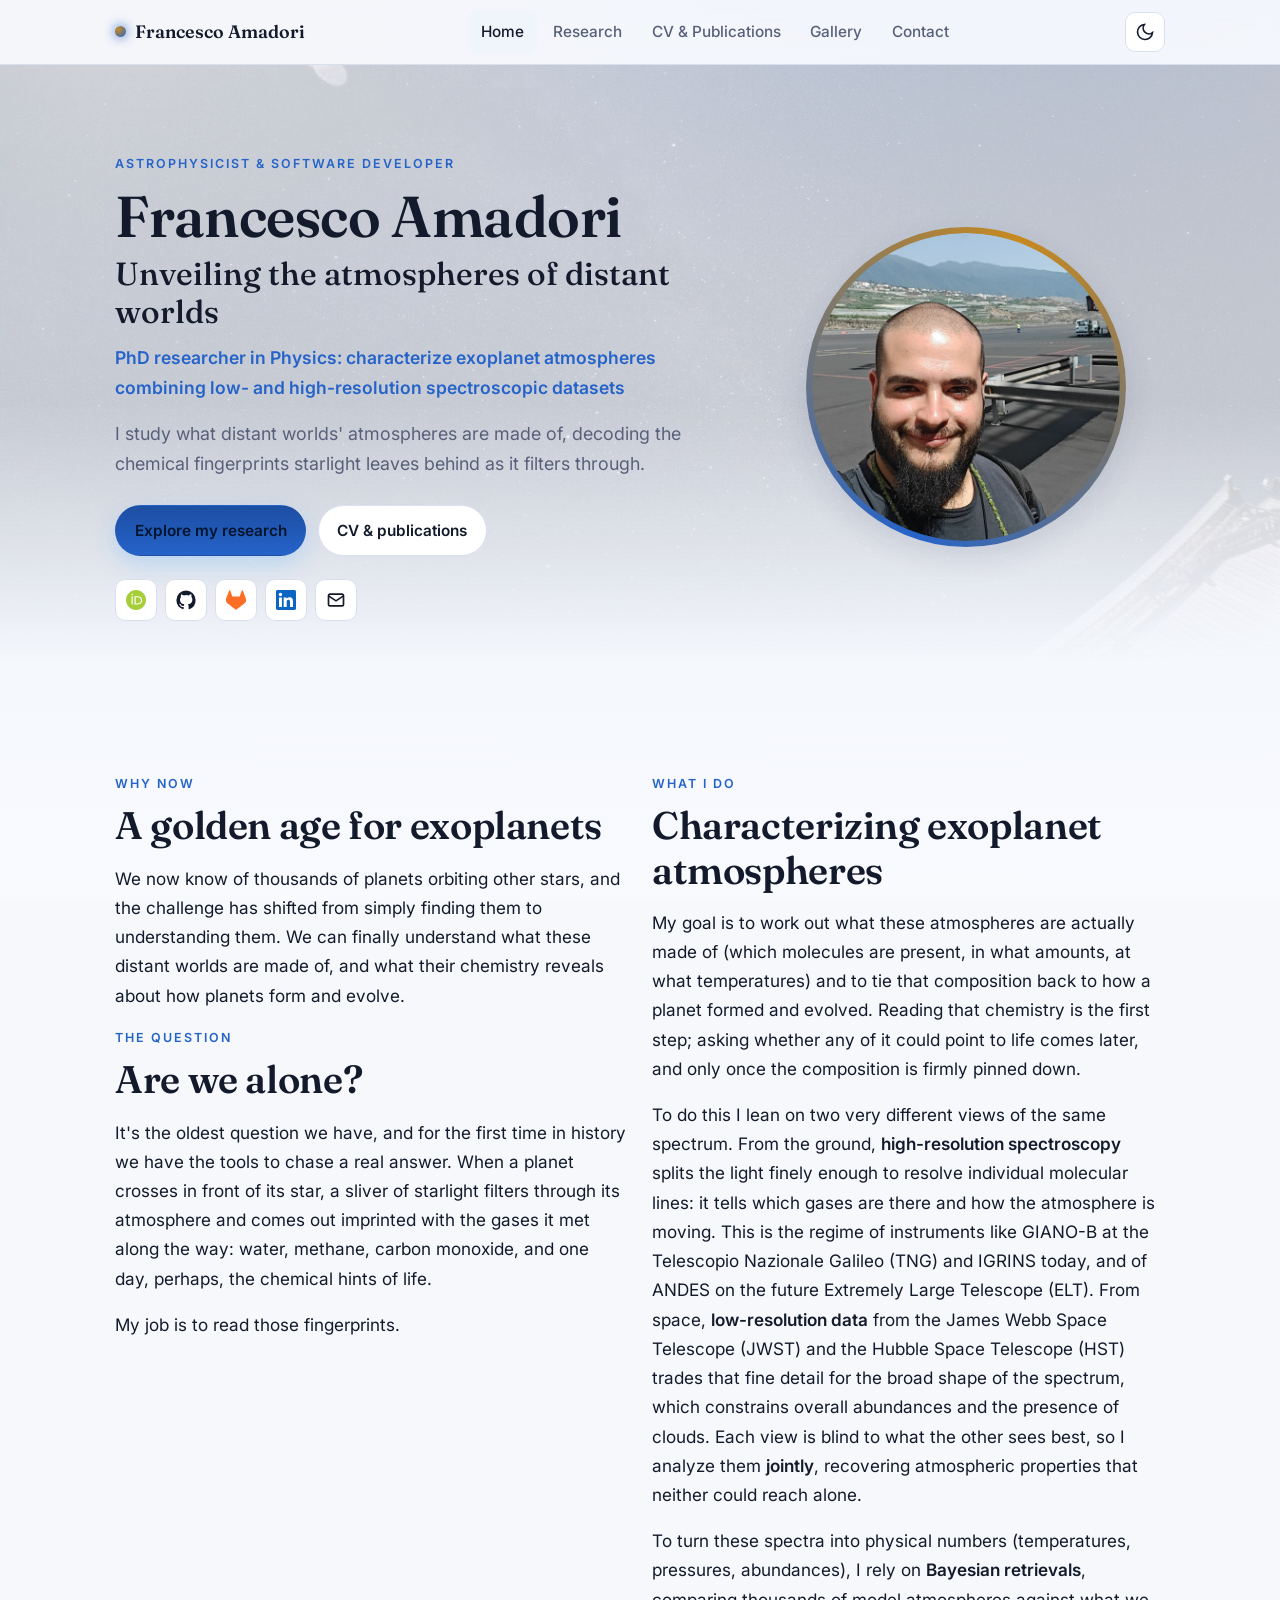
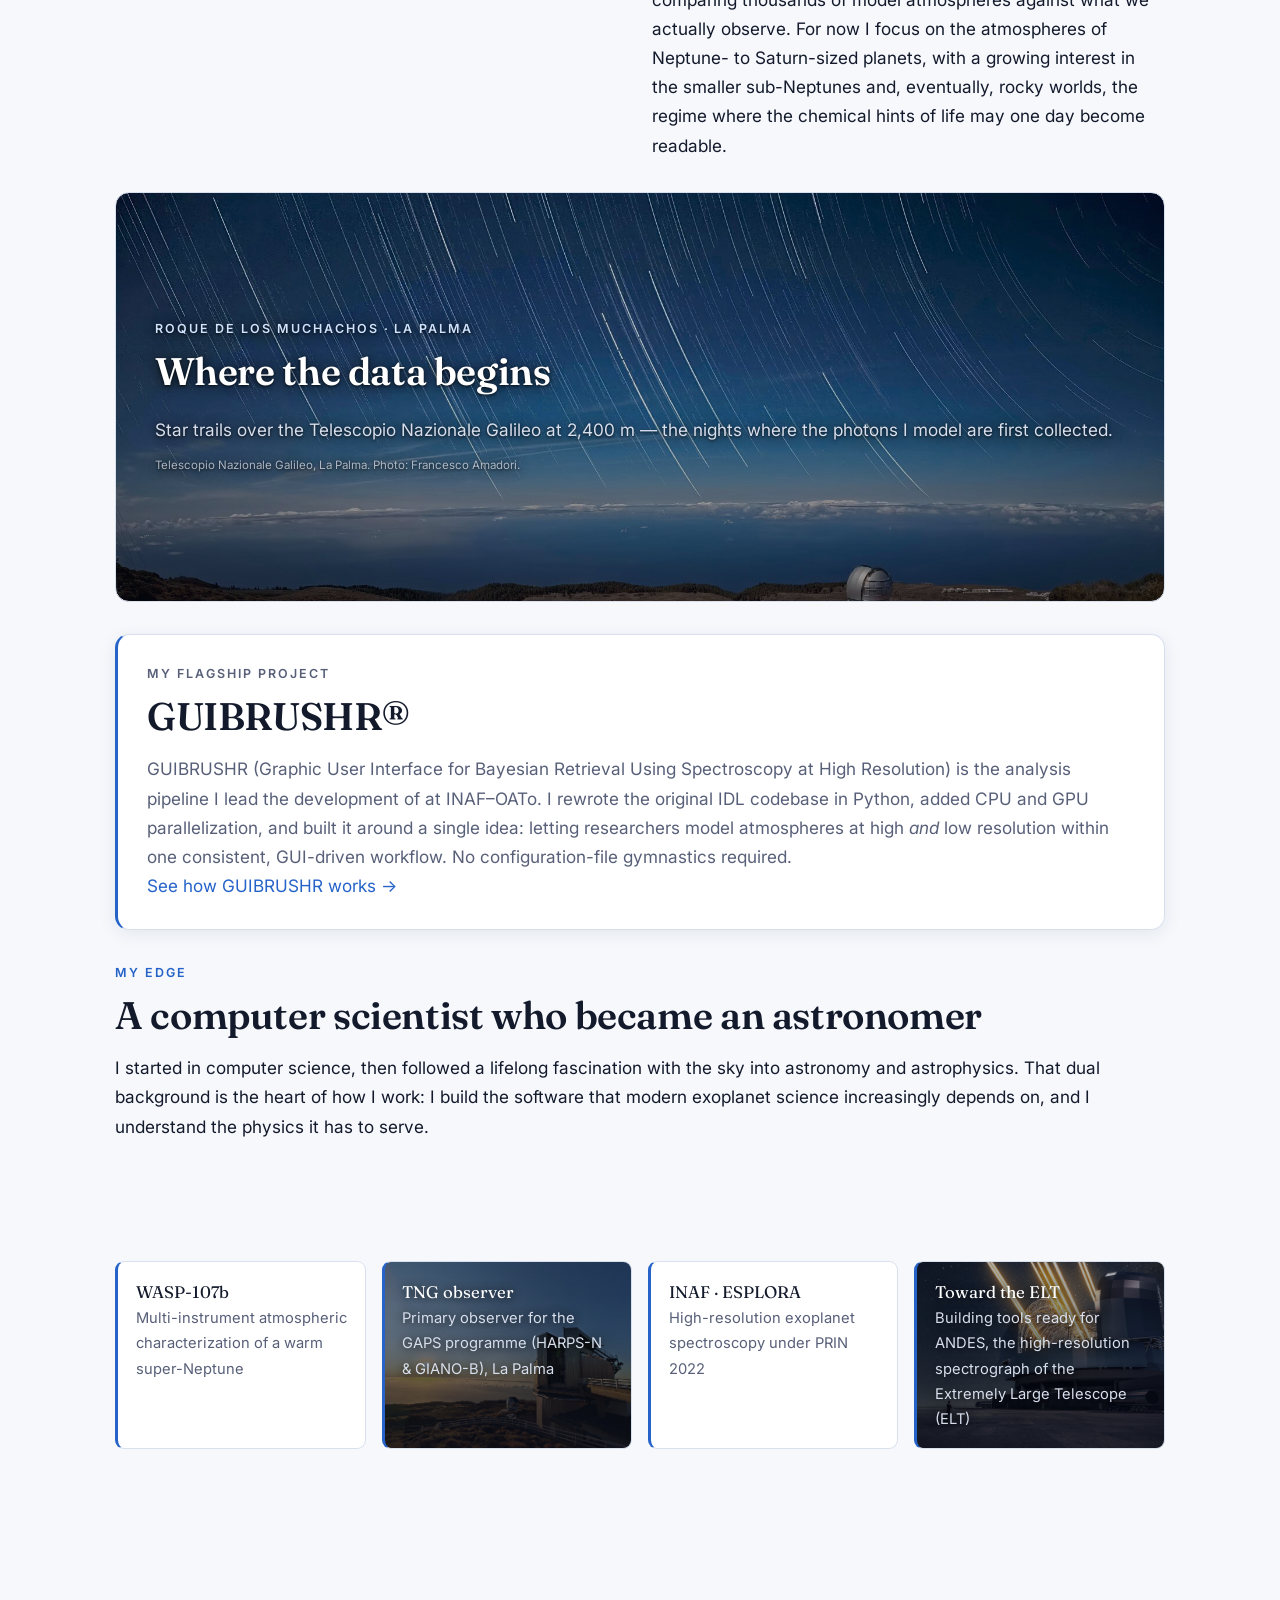
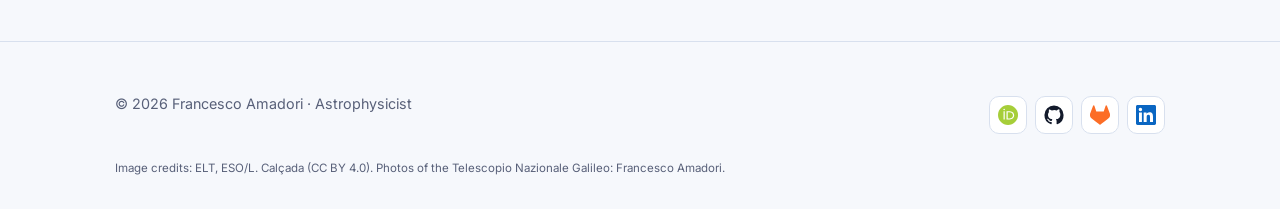
<file: index.html>
<!DOCTYPE html>
<html lang="en" data-theme="dark">
<head>
<meta charset="utf-8">
<meta name="viewport" content="width=device-width, initial-scale=1">
<title>Francesco Amadori · Astrophysicist · Exoplanet Atmospheres</title>
<meta name="description" content="Francesco Amadori is a PhD researcher in astrophysics characterizing exoplanet atmospheres with high- and low-resolution spectroscopy and Bayesian retrievals, and the developer of GUIBRUSHR.">
<meta name="author" content="Francesco Amadori">
<link rel="canonical" href="https://www.francescoamadoriastronomy.com/">
<meta property="og:type" content="website">
<meta property="og:title" content="Francesco Amadori · Astrophysicist · Exoplanet Atmospheres">
<meta property="og:description" content="PhD researcher in astrophysics: exoplanet atmospheres, high-resolution spectroscopy, Bayesian retrievals, and the GUIBRUSHR pipeline.">
<meta property="og:url" content="https://www.francescoamadoriastronomy.com/">
<meta property="og:image" content="https://www.francescoamadoriastronomy.com/assets/img/Profilo1.jpeg">
<meta name="twitter:card" content="summary_large_image">
<link rel="icon" href="favicon.svg" type="image/svg+xml">
<link rel="preconnect" href="https://fonts.googleapis.com">
<link rel="preconnect" href="https://fonts.gstatic.com" crossorigin>
<link href="https://fonts.googleapis.com/css2?family=Fraunces:opsz,wght@9..144,500;9..144,600;9..144,700&family=Inter:wght@400;500;600;700&display=swap" rel="stylesheet">
<link rel="stylesheet" href="assets/css/styles.css">
<script type="application/ld+json">
{
  "@context": "https://schema.org",
  "@type": "Person",
  "name": "Francesco Amadori",
  "jobTitle": "PhD researcher in Astrophysics",
  "url": "https://www.francescoamadoriastronomy.com/",
  "image": "https://www.francescoamadoriastronomy.com/assets/img/Profilo1.jpeg",
  "affiliation": [
    {"@type": "Organization", "name": "University of Turin"},
    {"@type": "Organization", "name": "INAF – Astrophysical Observatory of Turin (OATo)"}
  ],
  "alumniOf": [
    {"@type": "Organization", "name": "University of Padua"},
    {"@type": "Organization", "name": "University of Bologna"}
  ],
  "knowsAbout": ["Exoplanet atmospheres", "High-resolution spectroscopy", "Bayesian retrieval", "Astrophysics"],
  "sameAs": [
    "https://orcid.org/0000-0003-1316-1033",
    "https://github.com/francescoa97outlook",
    "https://it.linkedin.com/in/francesco-amadori-42a773160"
  ]
}
</script>
</head>
<body>
<a class="skip-link" href="#main">Skip to content</a>

<header class="site-header">
  <div class="container nav">
    <a class="brand" href="index.html"><span class="dot" aria-hidden="true"></span>Francesco&nbsp;Amadori</a>
    <ul class="nav-links" id="nav-links">
      <li><a href="index.html" aria-current="page">Home</a></li>
      <li><a href="research.html">Research</a></li>
      <li><a href="cv.html">CV &amp; Publications</a></li>
      <li><a href="gallery.html">Gallery</a></li>
      <li><a href="contact.html">Contact</a></li>
    </ul>
    <div class="nav-actions">
      <button class="icon-btn theme-toggle" type="button" aria-label="Toggle light/dark theme" aria-pressed="false">
        <svg class="sun" viewBox="0 0 24 24" fill="none" stroke="currentColor" stroke-width="2" aria-hidden="true"><circle cx="12" cy="12" r="4"/><path d="M12 2v2M12 20v2M2 12h2M20 12h2M5 5l1.5 1.5M17.5 17.5L19 19M19 5l-1.5 1.5M6.5 17.5L5 19"/></svg>
        <svg class="moon" viewBox="0 0 24 24" fill="none" stroke="currentColor" stroke-width="2" aria-hidden="true"><path d="M21 12.8A9 9 0 1 1 11.2 3a7 7 0 0 0 9.8 9.8z"/></svg>
      </button>
      <button class="icon-btn nav-toggle" id="nav-toggle" type="button" aria-label="Open menu" aria-expanded="false" aria-controls="nav-links">
        <svg viewBox="0 0 24 24" fill="none" stroke="currentColor" stroke-width="2" aria-hidden="true"><path d="M3 6h18M3 12h18M3 18h18"/></svg>
      </button>
    </div>
  </div>
</header>

<main id="main">

  <!-- Hero -->
  <section class="hero bg-milkyway">
    <div class="container hero-grid">
      <div>
        <p class="eyebrow">Astrophysicist &amp; software developer</p>
        <h1>Francesco Amadori</h1>
        <p class="tagline">Unveiling the atmospheres of distant worlds</p>
        <p class="role">PhD researcher in Physics: characterize exoplanet atmospheres combining low- and high-resolution spectroscopic datasets</p>
        <p class="hook">I study what distant worlds' atmospheres are made of, decoding the chemical fingerprints starlight leaves behind as it filters through.</p>
        <div class="hero-cta">
          <a class="btn btn-primary" href="research.html">Explore my research</a>
          <a class="btn btn-ghost" href="cv.html">CV &amp; publications</a>
        </div>
        <nav class="socials" aria-label="Profiles">
          <a href="https://orcid.org/0000-0003-1316-1033" target="_blank" rel="noopener" aria-label="ORCID">
            <svg viewBox="0 0 256 256" aria-hidden="true"><path fill="#A6CE39" d="M256 128c0 70.7-57.3 128-128 128S0 198.7 0 128 57.3 0 128 0s128 57.3 128 128z"/><path fill="#fff" d="M86.3 186.2H70.9V79.1h15.4v107.1z"/><path fill="#fff" d="M108.9 79.1h41.6c39.6 0 57 28.3 57 53.6 0 27.5-21.5 53.6-56.8 53.6h-41.8V79.1zm15.4 93.3h24.5c34.9 0 42.9-26.5 42.9-39.7 0-21.5-13.7-39.7-43.7-39.7h-23.7v79.4z"/><path fill="#fff" d="M88.7 56.8c0 5.5-4.5 10.1-10.1 10.1-5.6 0-10.1-4.6-10.1-10.1 0-5.6 4.5-10.1 10.1-10.1 5.6 0 10.1 4.5 10.1 10.1z"/></svg>
          </a>
          <a href="https://github.com/francescoa97outlook" target="_blank" rel="noopener" aria-label="GitHub">
            <svg viewBox="0 0 24 24" fill="currentColor" aria-hidden="true"><path d="M12 .5A11.5 11.5 0 0 0 .5 12 11.5 11.5 0 0 0 8.4 23c.6.1.8-.3.8-.6v-2c-3.2.7-3.9-1.4-3.9-1.4-.5-1.3-1.3-1.7-1.3-1.7-1-.7.1-.7.1-.7 1.2.1 1.8 1.2 1.8 1.2 1 1.8 2.8 1.3 3.5 1 .1-.8.4-1.3.7-1.6-2.6-.3-5.3-1.3-5.3-5.7 0-1.3.5-2.3 1.2-3.1-.1-.3-.5-1.5.1-3.1 0 0 1-.3 3.3 1.2a11.4 11.4 0 0 1 6 0C17.3 4.8 18.3 5.1 18.3 5.1c.6 1.6.2 2.8.1 3.1.8.8 1.2 1.8 1.2 3.1 0 4.4-2.7 5.4-5.3 5.7.4.4.8 1.1.8 2.2v3.3c0 .3.2.7.8.6A11.5 11.5 0 0 0 23.5 12 11.5 11.5 0 0 0 12 .5z"/></svg>
          </a>
          <a href="https://www.ict.inaf.it/gitlab/francesco.amadori" target="_blank" rel="noopener" aria-label="GitLab">
            <svg viewBox="0 0 24 24" fill="#FC6D26" aria-hidden="true"><path d="m23.6004 9.5927-.0337-.0862L20.3.9814a.851.851 0 0 0-.3362-.405.8748.8748 0 0 0-.9997.0539.8748.8748 0 0 0-.29.4399l-2.2055 6.748H7.5375l-2.2057-6.748a.8573.8573 0 0 0-.29-.4412.8748.8748 0 0 0-.9997-.0537.8585.8585 0 0 0-.3362.4049L.4332 9.5015l-.0325.0862a6.0657 6.0657 0 0 0 2.0119 7.0105l.0113.0087.03.0213 4.976 3.7264 2.462 1.8633 1.4995 1.1321a1.0085 1.0085 0 0 0 1.2197 0l1.4995-1.1321 2.462-1.8633 5.006-3.7489.0125-.01a6.0682 6.0682 0 0 0 2.0094-7.003z"/></svg>
          </a>
          <a href="https://it.linkedin.com/in/francesco-amadori-42a773160" target="_blank" rel="noopener" aria-label="LinkedIn">
            <svg viewBox="0 0 24 24" fill="#0A66C2" aria-hidden="true"><path d="M20.4 20.4h-3.6v-5.6c0-1.3 0-3-1.9-3s-2.1 1.4-2.1 2.9v5.7H9.2V9h3.4v1.6h.1c.5-.9 1.7-1.9 3.4-1.9 3.6 0 4.3 2.4 4.3 5.5v6.2zM5.3 7.4a2.1 2.1 0 1 1 0-4.2 2.1 2.1 0 0 1 0 4.2zM7.1 20.4H3.6V9h3.5v11.4zM22.2 0H1.8C.8 0 0 .8 0 1.7v20.6c0 .9.8 1.7 1.8 1.7h20.4c1 0 1.8-.8 1.8-1.7V1.7C24 .8 23.2 0 22.2 0z"/></svg>
          </a>
          <a href="mailto:francesco.amadori.97.astro@gmail.com" aria-label="Email">
            <svg viewBox="0 0 24 24" fill="none" stroke="currentColor" stroke-width="2" aria-hidden="true"><rect x="3" y="5" width="18" height="14" rx="2"/><path d="m3 7 9 6 9-6"/></svg>
          </a>
        </nav>
      </div>
      <div class="portrait">
        <img src="assets/img/Profilo1.jpeg" alt="Portrait of Francesco Amadori" width="320" height="320">
      </div>
    </div>
  </section>

  <!-- Narrative -->
  <section class="section">
    <div class="container">
      <div class="grid grid-2">
        <article class="prose reveal">
          <p class="eyebrow">Why now</p>
          <h2 class="section-title">A golden age for exoplanets</h2>
          <p class="mt-2">We now know of thousands of planets orbiting other stars, and the challenge has shifted from simply finding them to understanding them. We can finally understand what these distant worlds are made of, and what their chemistry reveals about how planets form and evolve.</p>
          <p class="eyebrow mt-4">The question</p>
          <h2 class="section-title">Are we alone?</h2>
          <p class="mt-2">It's the oldest question we have, and for the first time in history we have the tools to chase a real answer. When a planet crosses in front of its star, a sliver of starlight filters through its atmosphere and comes out imprinted with the gases it met along the way: water, methane, carbon monoxide, and one day, perhaps, the chemical hints of life.</p>
          <p>My job is to read those fingerprints.</p>
        </article>
        <article class="prose reveal">
          <p class="eyebrow">What I do</p>
          <h2 class="section-title">Characterizing exoplanet atmospheres</h2>
          <p class="mt-2">My goal is to work out what these atmospheres are actually made of (which molecules are present, in what amounts, at what temperatures) and to tie that composition back to how a planet formed and evolved. Reading that chemistry is the first step; asking whether any of it could point to life comes later, and only once the composition is firmly pinned down.</p>
          <p>To do this I lean on two very different views of the same spectrum. From the ground, <strong>high-resolution spectroscopy</strong> splits the light finely enough to resolve individual molecular lines: it tells which gases are there and how the atmosphere is moving. This is the regime of instruments like GIANO-B at the Telescopio Nazionale Galileo (TNG) and IGRINS today, and of ANDES on the future Extremely Large Telescope (ELT). From space, <strong>low-resolution data</strong> from the James Webb Space Telescope (JWST) and the Hubble Space Telescope (HST) trades that fine detail for the broad shape of the spectrum, which constrains overall abundances and the presence of clouds. Each view is blind to what the other sees best, so I analyze them <strong>jointly</strong>, recovering atmospheric properties that neither could reach alone.</p>
          <p>To turn these spectra into physical numbers (temperatures, pressures, abundances), I rely on <strong>Bayesian retrievals</strong>, comparing thousands of model atmospheres against what we actually observe. For now I focus on the atmospheres of Neptune- to Saturn-sized planets, with a growing interest in the smaller sub-Neptunes and, eventually, rocky worlds, the regime where the chemical hints of life may one day become readable.</p>
        </article>
      </div>

      <!-- Photo band: where the data begins -->
      <div class="band band-night reveal mt-4 bg-startrails">
        <p class="eyebrow">Roque de los Muchachos &middot; La Palma</p>
        <h2 class="section-title">Where the data begins</h2>
        <p class="mt-2">Star trails over the Telescopio Nazionale Galileo at 2,400&nbsp;m &mdash; the nights where the photons I model are first collected.</p>
        <small class="media-credit">Telescopio Nazionale Galileo, La Palma. Photo: Francesco Amadori.</small>
      </div>

      <div class="card reveal mt-4" style="border-left:3px solid var(--accent);">
        <p class="eyebrow">My flagship project</p>
        <h2 class="section-title">GUIBRUSHR&reg;</h2>
        <p class="mt-2 prose">GUIBRUSHR (Graphic User Interface for Bayesian Retrieval Using Spectroscopy at High Resolution) is the analysis pipeline I lead the development of at INAF–OATo. I rewrote the original IDL codebase in Python, added CPU and GPU parallelization, and built it around a single idea: letting researchers model atmospheres at high <em>and</em> low resolution within one consistent, GUI-driven workflow. No configuration-file gymnastics required.</p>
        <p><a href="research.html">See how GUIBRUSHR works →</a></p>
      </div>

      <article class="prose reveal mt-4">
        <p class="eyebrow">My edge</p>
        <h2 class="section-title">A computer scientist who became an astronomer</h2>
        <p class="mt-2">I started in computer science, then followed a lifelong fascination with the sky into astronomy and astrophysics. That dual background is the heart of how I work: I build the software that modern exoplanet science increasingly depends on, and I understand the physics it has to serve.</p>
      </article>
    </div>
  </section>

  <!-- Highlights -->
  <section class="section" style="padding-top:0;">
    <div class="container">
      <div class="highlights">
        <div class="highlight reveal"><div class="k">WASP-107b</div><div class="v">Multi-instrument atmospheric characterization of a warm super-Neptune</div></div>
        <div class="highlight reveal media-bg bg-tng-sunset"><div class="k">TNG observer</div><div class="v">Primary observer for the GAPS programme (HARPS-N &amp; GIANO-B), La Palma</div></div>
        <div class="highlight reveal"><div class="k">INAF · ESPLORA</div><div class="v">High-resolution exoplanet spectroscopy under PRIN 2022</div></div>
        <div class="highlight reveal media-bg bg-elt"><div class="k">Toward the ELT</div><div class="v">Building tools ready for ANDES, the high-resolution spectrograph of the Extremely Large Telescope (ELT)</div></div>
      </div>
    </div>
  </section>

</main>

<footer class="site-footer">
  <div class="container footer-inner">
    <small>&copy; <span id="year">2026</span> Francesco Amadori · Astrophysicist</small>
    <nav class="socials" aria-label="Profiles">
      <a href="https://orcid.org/0000-0003-1316-1033" target="_blank" rel="noopener" aria-label="ORCID"><svg viewBox="0 0 256 256" aria-hidden="true"><path fill="#A6CE39" d="M256 128c0 70.7-57.3 128-128 128S0 198.7 0 128 57.3 0 128 0s128 57.3 128 128z"/><path fill="#fff" d="M86.3 186.2H70.9V79.1h15.4v107.1z"/><path fill="#fff" d="M108.9 79.1h41.6c39.6 0 57 28.3 57 53.6 0 27.5-21.5 53.6-56.8 53.6h-41.8V79.1zm15.4 93.3h24.5c34.9 0 42.9-26.5 42.9-39.7 0-21.5-13.7-39.7-43.7-39.7h-23.7v79.4z"/><path fill="#fff" d="M88.7 56.8c0 5.5-4.5 10.1-10.1 10.1-5.6 0-10.1-4.6-10.1-10.1 0-5.6 4.5-10.1 10.1-10.1 5.6 0 10.1 4.5 10.1 10.1z"/></svg></a>
      <a href="https://github.com/francescoa97outlook" target="_blank" rel="noopener" aria-label="GitHub"><svg viewBox="0 0 24 24" fill="currentColor" aria-hidden="true"><path d="M12 .5A11.5 11.5 0 0 0 .5 12 11.5 11.5 0 0 0 8.4 23c.6.1.8-.3.8-.6v-2c-3.2.7-3.9-1.4-3.9-1.4-.5-1.3-1.3-1.7-1.3-1.7-1-.7.1-.7.1-.7 1.2.1 1.8 1.2 1.8 1.2 1 1.8 2.8 1.3 3.5 1 .1-.8.4-1.3.7-1.6-2.6-.3-5.3-1.3-5.3-5.7 0-1.3.5-2.3 1.2-3.1-.1-.3-.5-1.5.1-3.1 0 0 1-.3 3.3 1.2a11.4 11.4 0 0 1 6 0C17.3 4.8 18.3 5.1 18.3 5.1c.6 1.6.2 2.8.1 3.1.8.8 1.2 1.8 1.2 3.1 0 4.4-2.7 5.4-5.3 5.7.4.4.8 1.1.8 2.2v3.3c0 .3.2.7.8.6A11.5 11.5 0 0 0 23.5 12 11.5 11.5 0 0 0 12 .5z"/></svg></a>
      <a href="https://www.ict.inaf.it/gitlab/francesco.amadori" target="_blank" rel="noopener" aria-label="GitLab"><svg viewBox="0 0 24 24" fill="#FC6D26" aria-hidden="true"><path d="m23.6004 9.5927-.0337-.0862L20.3.9814a.851.851 0 0 0-.3362-.405.8748.8748 0 0 0-.9997.0539.8748.8748 0 0 0-.29.4399l-2.2055 6.748H7.5375l-2.2057-6.748a.8573.8573 0 0 0-.29-.4412.8748.8748 0 0 0-.9997-.0537.8585.8585 0 0 0-.3362.4049L.4332 9.5015l-.0325.0862a6.0657 6.0657 0 0 0 2.0119 7.0105l.0113.0087.03.0213 4.976 3.7264 2.462 1.8633 1.4995 1.1321a1.0085 1.0085 0 0 0 1.2197 0l1.4995-1.1321 2.462-1.8633 5.006-3.7489.0125-.01a6.0682 6.0682 0 0 0 2.0094-7.003z"/></svg></a>
      <a href="https://it.linkedin.com/in/francesco-amadori-42a773160" target="_blank" rel="noopener" aria-label="LinkedIn"><svg viewBox="0 0 24 24" fill="#0A66C2" aria-hidden="true"><path d="M20.4 20.4h-3.6v-5.6c0-1.3 0-3-1.9-3s-2.1 1.4-2.1 2.9v5.7H9.2V9h3.4v1.6h.1c.5-.9 1.7-1.9 3.4-1.9 3.6 0 4.3 2.4 4.3 5.5v6.2zM5.3 7.4a2.1 2.1 0 1 1 0-4.2 2.1 2.1 0 0 1 0 4.2zM7.1 20.4H3.6V9h3.5v11.4zM22.2 0H1.8C.8 0 0 .8 0 1.7v20.6c0 .9.8 1.7 1.8 1.7h20.4c1 0 1.8-.8 1.8-1.7V1.7C24 .8 23.2 0 22.2 0z"/></svg></a>
    </nav>
    <small class="credits-line">Image credits: ELT, ESO/L. Calçada (CC BY 4.0). Photos of the Telescopio Nazionale Galileo: Francesco Amadori.</small>
  </div>
</footer>

<script src="assets/js/main.js" defer></script>
</body>
</html>
</file>
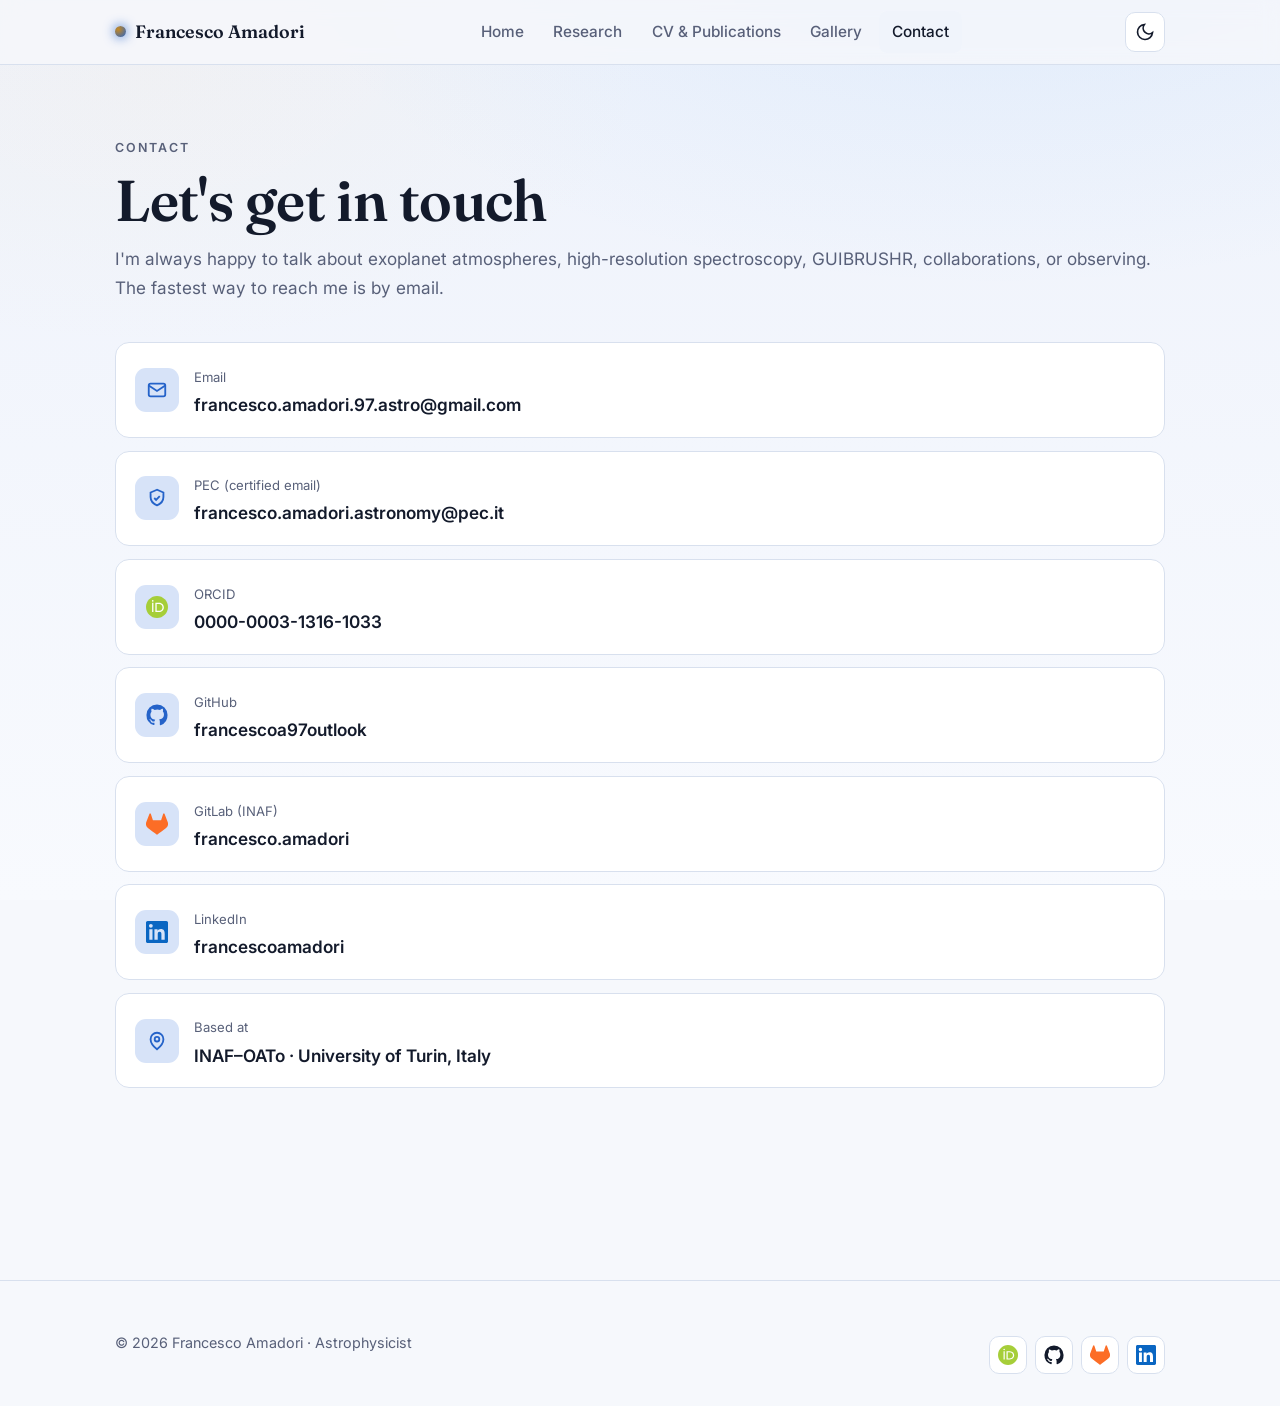
<file: contact.html>
<!DOCTYPE html>
<html lang="en" data-theme="dark">
<head>
<meta charset="utf-8">
<meta name="viewport" content="width=device-width, initial-scale=1">
<title>Contact · Francesco Amadori</title>
<meta name="description" content="Get in touch with Francesco Amadori: email, PEC, ORCID, GitHub, GitLab and LinkedIn.">
<link rel="canonical" href="https://www.francescoamadoriastronomy.com/contact.html">
<meta property="og:type" content="website">
<meta property="og:title" content="Contact · Francesco Amadori">
<meta property="og:description" content="Email, PEC, ORCID, GitHub, GitLab and LinkedIn.">
<meta property="og:image" content="https://www.francescoamadoriastronomy.com/assets/img/Profilo1.jpeg">
<link rel="icon" href="favicon.svg" type="image/svg+xml">
<link rel="preconnect" href="https://fonts.googleapis.com">
<link rel="preconnect" href="https://fonts.gstatic.com" crossorigin>
<link href="https://fonts.googleapis.com/css2?family=Fraunces:opsz,wght@9..144,500;9..144,600;9..144,700&family=Inter:wght@400;500;600;700&display=swap" rel="stylesheet">
<link rel="stylesheet" href="assets/css/styles.css">
</head>
<body>
<a class="skip-link" href="#main">Skip to content</a>

<header class="site-header">
  <div class="container nav">
    <a class="brand" href="index.html"><span class="dot" aria-hidden="true"></span>Francesco&nbsp;Amadori</a>
    <ul class="nav-links" id="nav-links">
      <li><a href="index.html">Home</a></li>
      <li><a href="research.html">Research</a></li>
      <li><a href="cv.html">CV &amp; Publications</a></li>
      <li><a href="gallery.html">Gallery</a></li>
      <li><a href="contact.html" aria-current="page">Contact</a></li>
    </ul>
    <div class="nav-actions">
      <button class="icon-btn theme-toggle" type="button" aria-label="Toggle light/dark theme" aria-pressed="false">
        <svg class="sun" viewBox="0 0 24 24" fill="none" stroke="currentColor" stroke-width="2" aria-hidden="true"><circle cx="12" cy="12" r="4"/><path d="M12 2v2M12 20v2M2 12h2M20 12h2M5 5l1.5 1.5M17.5 17.5L19 19M19 5l-1.5 1.5M6.5 17.5L5 19"/></svg>
        <svg class="moon" viewBox="0 0 24 24" fill="none" stroke="currentColor" stroke-width="2" aria-hidden="true"><path d="M21 12.8A9 9 0 1 1 11.2 3a7 7 0 0 0 9.8 9.8z"/></svg>
      </button>
      <button class="icon-btn nav-toggle" id="nav-toggle" type="button" aria-label="Open menu" aria-expanded="false" aria-controls="nav-links">
        <svg viewBox="0 0 24 24" fill="none" stroke="currentColor" stroke-width="2" aria-hidden="true"><path d="M3 6h18M3 12h18M3 18h18"/></svg>
      </button>
    </div>
  </div>
</header>

<main id="main">
  <section class="page-hero">
    <div class="container">
      <p class="eyebrow">Contact</p>
      <h1>Let's get in touch</h1>
      <p>I'm always happy to talk about exoplanet atmospheres, high-resolution spectroscopy, GUIBRUSHR, collaborations, or observing. The fastest way to reach me is by email.</p>
    </div>
  </section>

  <section class="section" style="padding-top:0;">
    <div class="container">
      <div class="contact-grid">
        <a class="contact-card" href="mailto:francesco.amadori.97.astro@gmail.com">
          <span class="ic" aria-hidden="true"><svg viewBox="0 0 24 24" fill="none" stroke="currentColor" stroke-width="2"><rect x="3" y="5" width="18" height="14" rx="2"/><path d="m3 7 9 6 9-6"/></svg></span>
          <span><span class="label">Email</span><br><span class="val">francesco.amadori.97.astro@gmail.com</span></span>
        </a>
        <a class="contact-card" href="mailto:francesco.amadori.astronomy@pec.it">
          <span class="ic" aria-hidden="true"><svg viewBox="0 0 24 24" fill="none" stroke="currentColor" stroke-width="2"><path d="M12 3 5 6v5c0 4.5 3 7.5 7 9 4-1.5 7-4.5 7-9V6l-7-3z"/><path d="m9 12 2 2 4-4"/></svg></span>
          <span><span class="label">PEC (certified email)</span><br><span class="val">francesco.amadori.astronomy@pec.it</span></span>
        </a>
        <a class="contact-card" href="https://orcid.org/0000-0003-1316-1033" target="_blank" rel="noopener">
          <span class="ic" aria-hidden="true"><svg viewBox="0 0 256 256" aria-hidden="true"><path fill="#A6CE39" d="M256 128c0 70.7-57.3 128-128 128S0 198.7 0 128 57.3 0 128 0s128 57.3 128 128z"/><path fill="#fff" d="M86.3 186.2H70.9V79.1h15.4v107.1z"/><path fill="#fff" d="M108.9 79.1h41.6c39.6 0 57 28.3 57 53.6 0 27.5-21.5 53.6-56.8 53.6h-41.8V79.1zm15.4 93.3h24.5c34.9 0 42.9-26.5 42.9-39.7 0-21.5-13.7-39.7-43.7-39.7h-23.7v79.4z"/><path fill="#fff" d="M88.7 56.8c0 5.5-4.5 10.1-10.1 10.1-5.6 0-10.1-4.6-10.1-10.1 0-5.6 4.5-10.1 10.1-10.1 5.6 0 10.1 4.5 10.1 10.1z"/></svg></span>
          <span><span class="label">ORCID</span><br><span class="val">0000-0003-1316-1033</span></span>
        </a>
        <a class="contact-card" href="https://github.com/francescoa97outlook" target="_blank" rel="noopener">
          <span class="ic" aria-hidden="true"><svg viewBox="0 0 24 24" fill="currentColor"><path d="M12 .5A11.5 11.5 0 0 0 .5 12 11.5 11.5 0 0 0 8.4 23c.6.1.8-.3.8-.6v-2c-3.2.7-3.9-1.4-3.9-1.4-.5-1.3-1.3-1.7-1.3-1.7-1-.7.1-.7.1-.7 1.2.1 1.8 1.2 1.8 1.2 1 1.8 2.8 1.3 3.5 1 .1-.8.4-1.3.7-1.6-2.6-.3-5.3-1.3-5.3-5.7 0-1.3.5-2.3 1.2-3.1-.1-.3-.5-1.5.1-3.1 0 0 1-.3 3.3 1.2a11.4 11.4 0 0 1 6 0C17.3 4.8 18.3 5.1 18.3 5.1c.6 1.6.2 2.8.1 3.1.8.8 1.2 1.8 1.2 3.1 0 4.4-2.7 5.4-5.3 5.7.4.4.8 1.1.8 2.2v3.3c0 .3.2.7.8.6A11.5 11.5 0 0 0 23.5 12 11.5 11.5 0 0 0 12 .5z"/></svg></span>
          <span><span class="label">GitHub</span><br><span class="val">francescoa97outlook</span></span>
        </a>
        <a class="contact-card" href="https://www.ict.inaf.it/gitlab/francesco.amadori" target="_blank" rel="noopener">
          <span class="ic" aria-hidden="true"><svg viewBox="0 0 24 24" fill="#FC6D26" aria-hidden="true"><path d="m23.6004 9.5927-.0337-.0862L20.3.9814a.851.851 0 0 0-.3362-.405.8748.8748 0 0 0-.9997.0539.8748.8748 0 0 0-.29.4399l-2.2055 6.748H7.5375l-2.2057-6.748a.8573.8573 0 0 0-.29-.4412.8748.8748 0 0 0-.9997-.0537.8585.8585 0 0 0-.3362.4049L.4332 9.5015l-.0325.0862a6.0657 6.0657 0 0 0 2.0119 7.0105l.0113.0087.03.0213 4.976 3.7264 2.462 1.8633 1.4995 1.1321a1.0085 1.0085 0 0 0 1.2197 0l1.4995-1.1321 2.462-1.8633 5.006-3.7489.0125-.01a6.0682 6.0682 0 0 0 2.0094-7.003z"/></svg></span>
          <span><span class="label">GitLab (INAF)</span><br><span class="val">francesco.amadori</span></span>
        </a>
        <a class="contact-card" href="https://it.linkedin.com/in/francesco-amadori-42a773160" target="_blank" rel="noopener">
          <span class="ic" aria-hidden="true"><svg viewBox="0 0 24 24" fill="#0A66C2"><path d="M20.4 20.4h-3.6v-5.6c0-1.3 0-3-1.9-3s-2.1 1.4-2.1 2.9v5.7H9.2V9h3.4v1.6h.1c.5-.9 1.7-1.9 3.4-1.9 3.6 0 4.3 2.4 4.3 5.5v6.2zM5.3 7.4a2.1 2.1 0 1 1 0-4.2 2.1 2.1 0 0 1 0 4.2zM7.1 20.4H3.6V9h3.5v11.4zM22.2 0H1.8C.8 0 0 .8 0 1.7v20.6c0 .9.8 1.7 1.8 1.7h20.4c1 0 1.8-.8 1.8-1.7V1.7C24 .8 23.2 0 22.2 0z"/></svg></span>
          <span><span class="label">LinkedIn</span><br><span class="val">francescoamadori</span></span>
        </a>
        <div class="contact-card">
          <span class="ic" aria-hidden="true"><svg viewBox="0 0 24 24" fill="none" stroke="currentColor" stroke-width="2"><path d="M12 21s-7-5.5-7-11a7 7 0 0 1 14 0c0 5.5-7 11-7 11z"/><circle cx="12" cy="10" r="2.5"/></svg></span>
          <span><span class="label">Based at</span><br><span class="val">INAF–OATo · University of Turin, Italy</span></span>
        </div>
      </div>
    </div>
  </section>
</main>

<footer class="site-footer">
  <div class="container footer-inner">
    <small>&copy; <span id="year">2026</span> Francesco Amadori · Astrophysicist</small>
    <nav class="socials" aria-label="Profiles">
      <a href="https://orcid.org/0000-0003-1316-1033" target="_blank" rel="noopener" aria-label="ORCID"><svg viewBox="0 0 256 256" aria-hidden="true"><path fill="#A6CE39" d="M256 128c0 70.7-57.3 128-128 128S0 198.7 0 128 57.3 0 128 0s128 57.3 128 128z"/><path fill="#fff" d="M86.3 186.2H70.9V79.1h15.4v107.1z"/><path fill="#fff" d="M108.9 79.1h41.6c39.6 0 57 28.3 57 53.6 0 27.5-21.5 53.6-56.8 53.6h-41.8V79.1zm15.4 93.3h24.5c34.9 0 42.9-26.5 42.9-39.7 0-21.5-13.7-39.7-43.7-39.7h-23.7v79.4z"/><path fill="#fff" d="M88.7 56.8c0 5.5-4.5 10.1-10.1 10.1-5.6 0-10.1-4.6-10.1-10.1 0-5.6 4.5-10.1 10.1-10.1 5.6 0 10.1 4.5 10.1 10.1z"/></svg></a>
      <a href="https://github.com/francescoa97outlook" target="_blank" rel="noopener" aria-label="GitHub"><svg viewBox="0 0 24 24" fill="currentColor" aria-hidden="true"><path d="M12 .5A11.5 11.5 0 0 0 .5 12 11.5 11.5 0 0 0 8.4 23c.6.1.8-.3.8-.6v-2c-3.2.7-3.9-1.4-3.9-1.4-.5-1.3-1.3-1.7-1.3-1.7-1-.7.1-.7.1-.7 1.2.1 1.8 1.2 1.8 1.2 1 1.8 2.8 1.3 3.5 1 .1-.8.4-1.3.7-1.6-2.6-.3-5.3-1.3-5.3-5.7 0-1.3.5-2.3 1.2-3.1-.1-.3-.5-1.5.1-3.1 0 0 1-.3 3.3 1.2a11.4 11.4 0 0 1 6 0C17.3 4.8 18.3 5.1 18.3 5.1c.6 1.6.2 2.8.1 3.1.8.8 1.2 1.8 1.2 3.1 0 4.4-2.7 5.4-5.3 5.7.4.4.8 1.1.8 2.2v3.3c0 .3.2.7.8.6A11.5 11.5 0 0 0 23.5 12 11.5 11.5 0 0 0 12 .5z"/></svg></a>
      <a href="https://www.ict.inaf.it/gitlab/francesco.amadori" target="_blank" rel="noopener" aria-label="GitLab"><svg viewBox="0 0 24 24" fill="#FC6D26" aria-hidden="true"><path d="m23.6004 9.5927-.0337-.0862L20.3.9814a.851.851 0 0 0-.3362-.405.8748.8748 0 0 0-.9997.0539.8748.8748 0 0 0-.29.4399l-2.2055 6.748H7.5375l-2.2057-6.748a.8573.8573 0 0 0-.29-.4412.8748.8748 0 0 0-.9997-.0537.8585.8585 0 0 0-.3362.4049L.4332 9.5015l-.0325.0862a6.0657 6.0657 0 0 0 2.0119 7.0105l.0113.0087.03.0213 4.976 3.7264 2.462 1.8633 1.4995 1.1321a1.0085 1.0085 0 0 0 1.2197 0l1.4995-1.1321 2.462-1.8633 5.006-3.7489.0125-.01a6.0682 6.0682 0 0 0 2.0094-7.003z"/></svg></a>
      <a href="https://it.linkedin.com/in/francesco-amadori-42a773160" target="_blank" rel="noopener" aria-label="LinkedIn"><svg viewBox="0 0 24 24" fill="#0A66C2" aria-hidden="true"><path d="M20.4 20.4h-3.6v-5.6c0-1.3 0-3-1.9-3s-2.1 1.4-2.1 2.9v5.7H9.2V9h3.4v1.6h.1c.5-.9 1.7-1.9 3.4-1.9 3.6 0 4.3 2.4 4.3 5.5v6.2zM5.3 7.4a2.1 2.1 0 1 1 0-4.2 2.1 2.1 0 0 1 0 4.2zM7.1 20.4H3.6V9h3.5v11.4zM22.2 0H1.8C.8 0 0 .8 0 1.7v20.6c0 .9.8 1.7 1.8 1.7h20.4c1 0 1.8-.8 1.8-1.7V1.7C24 .8 23.2 0 22.2 0z"/></svg></a>
    </nav>
  </div>
</footer>

<script src="assets/js/main.js" defer></script>
</body>
</html>
</file>
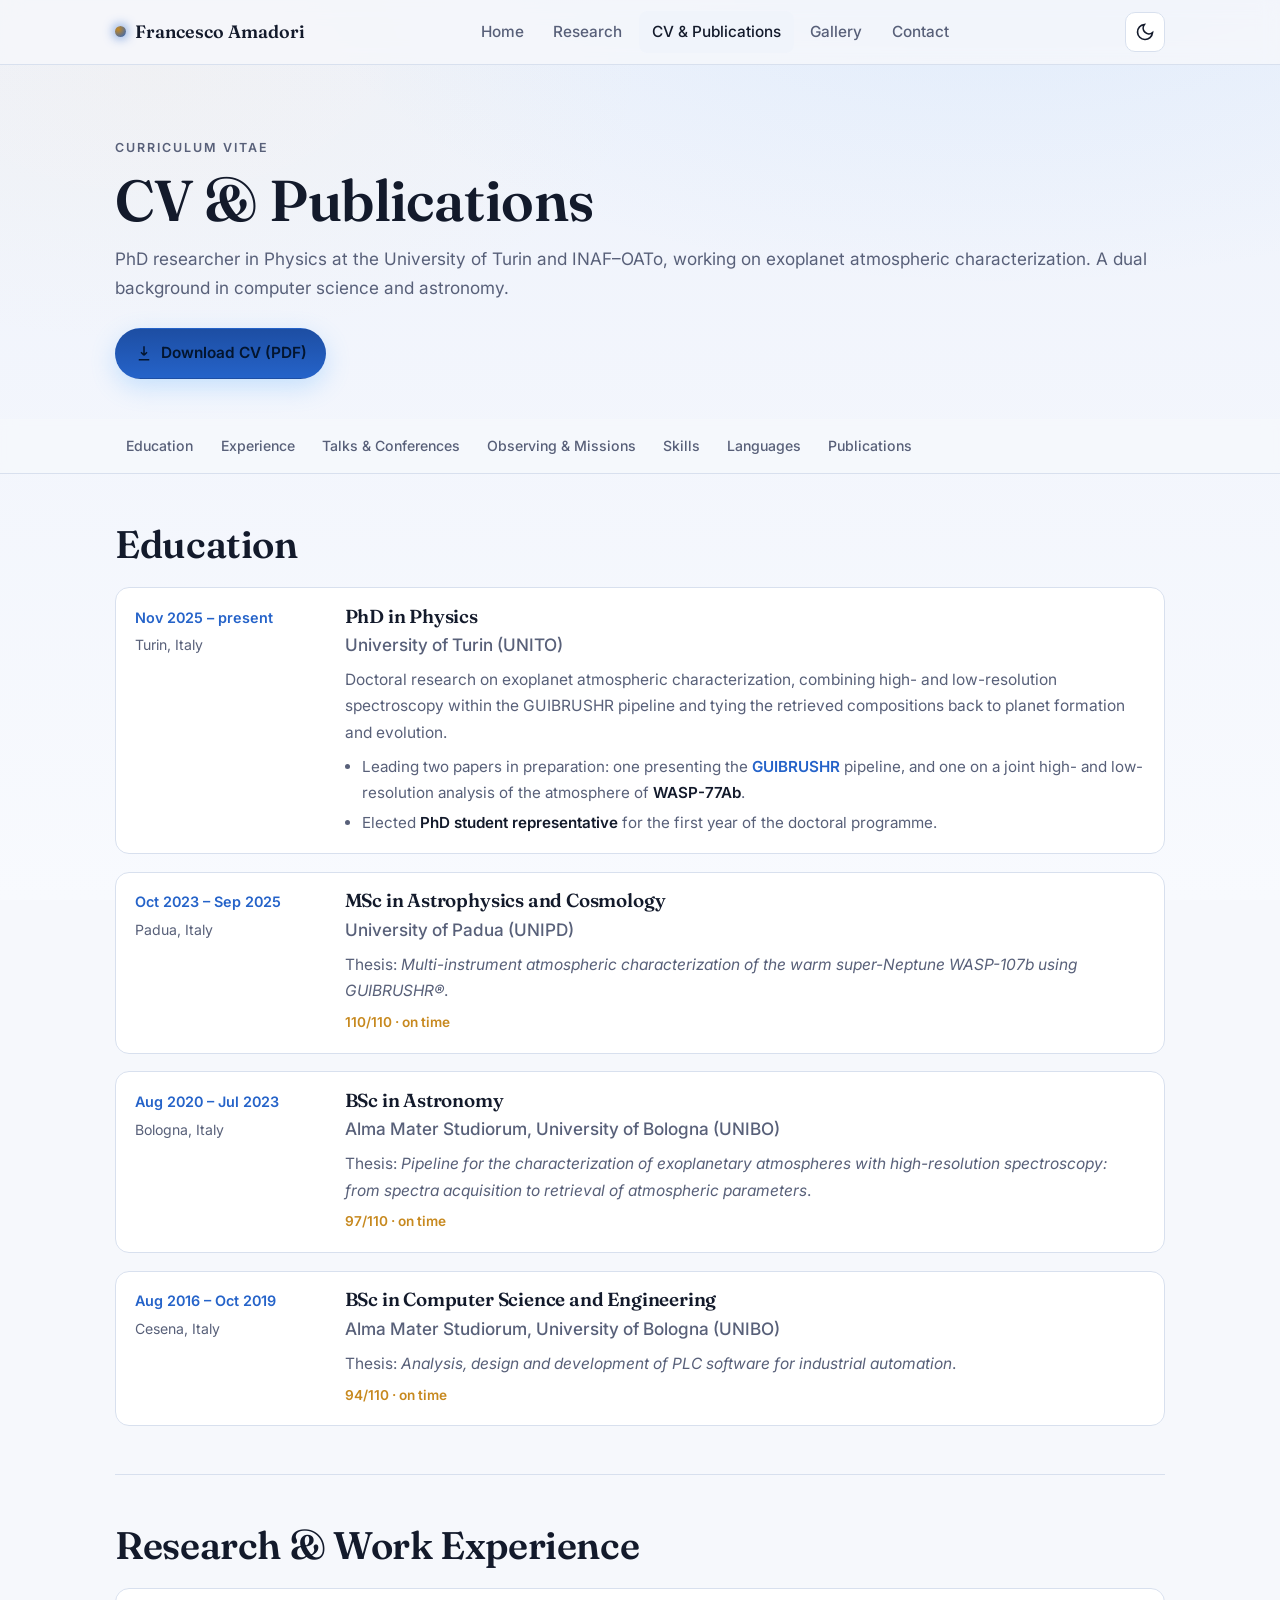
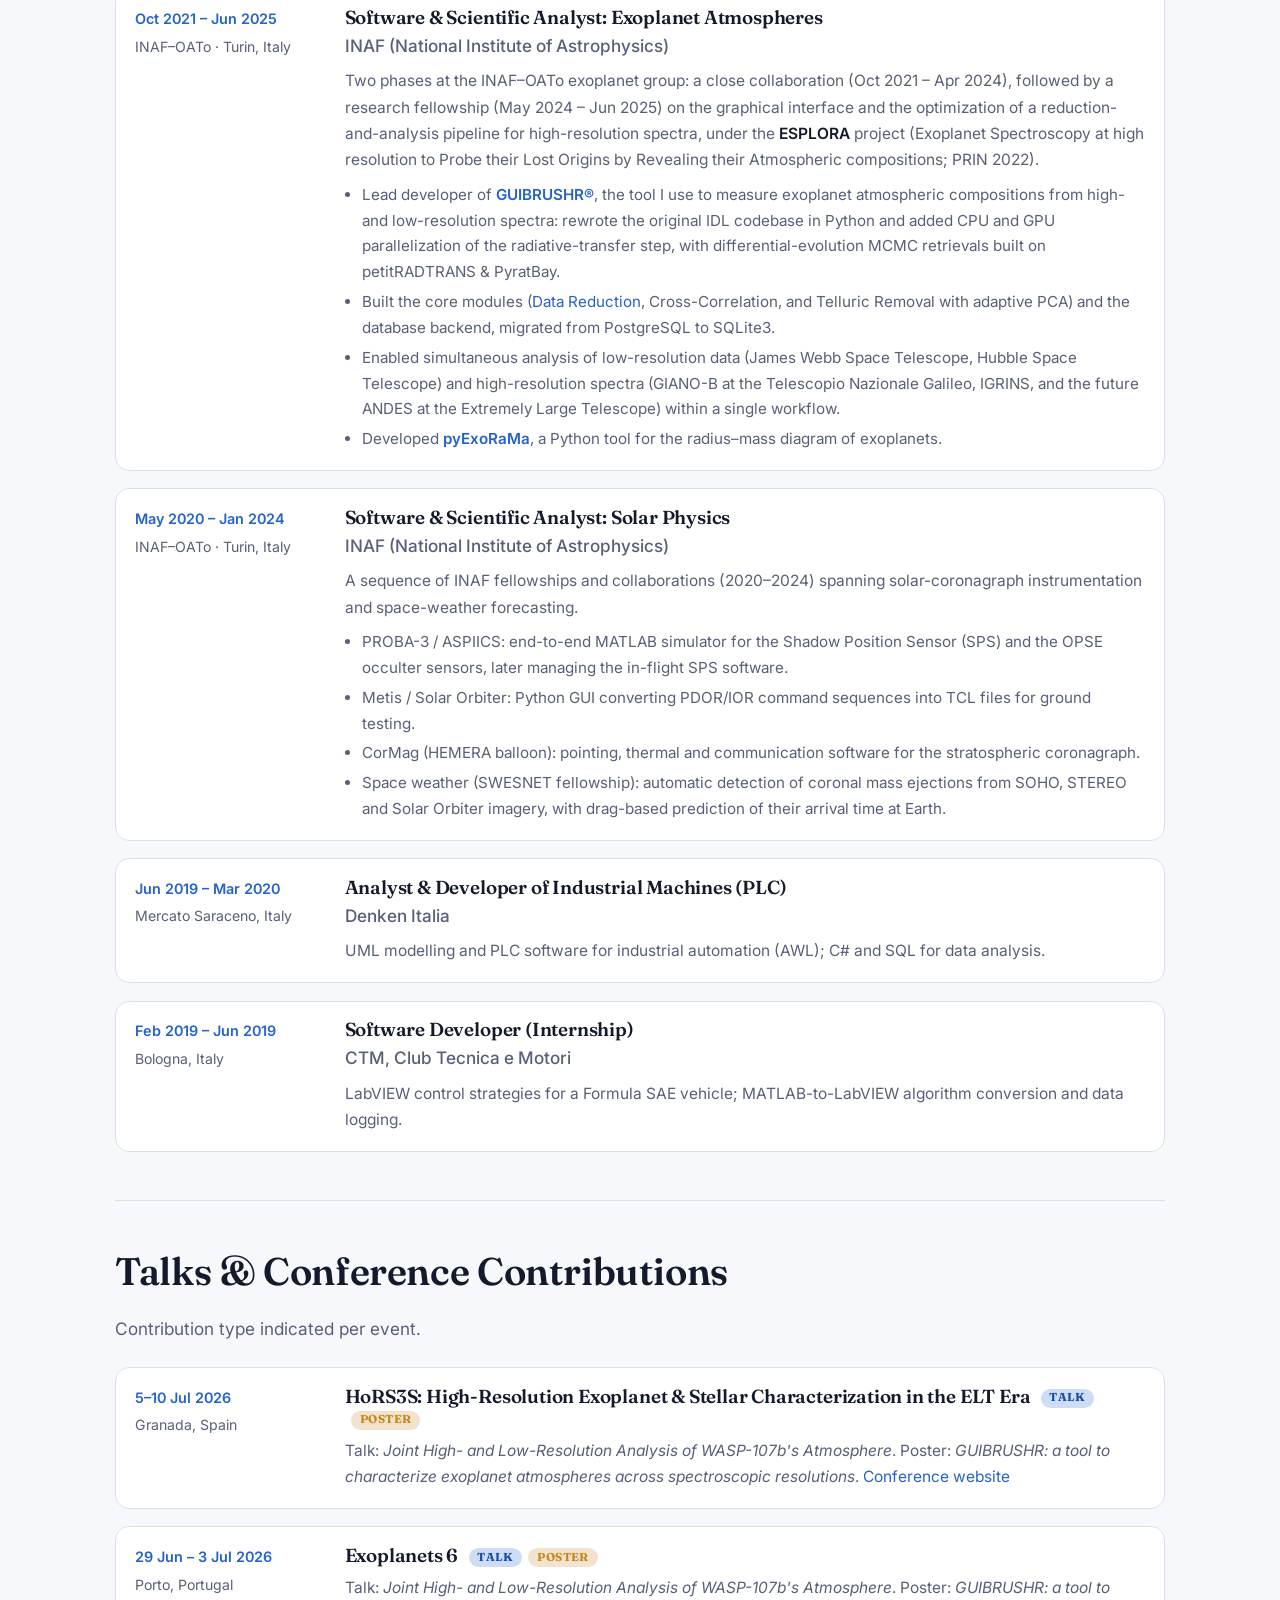
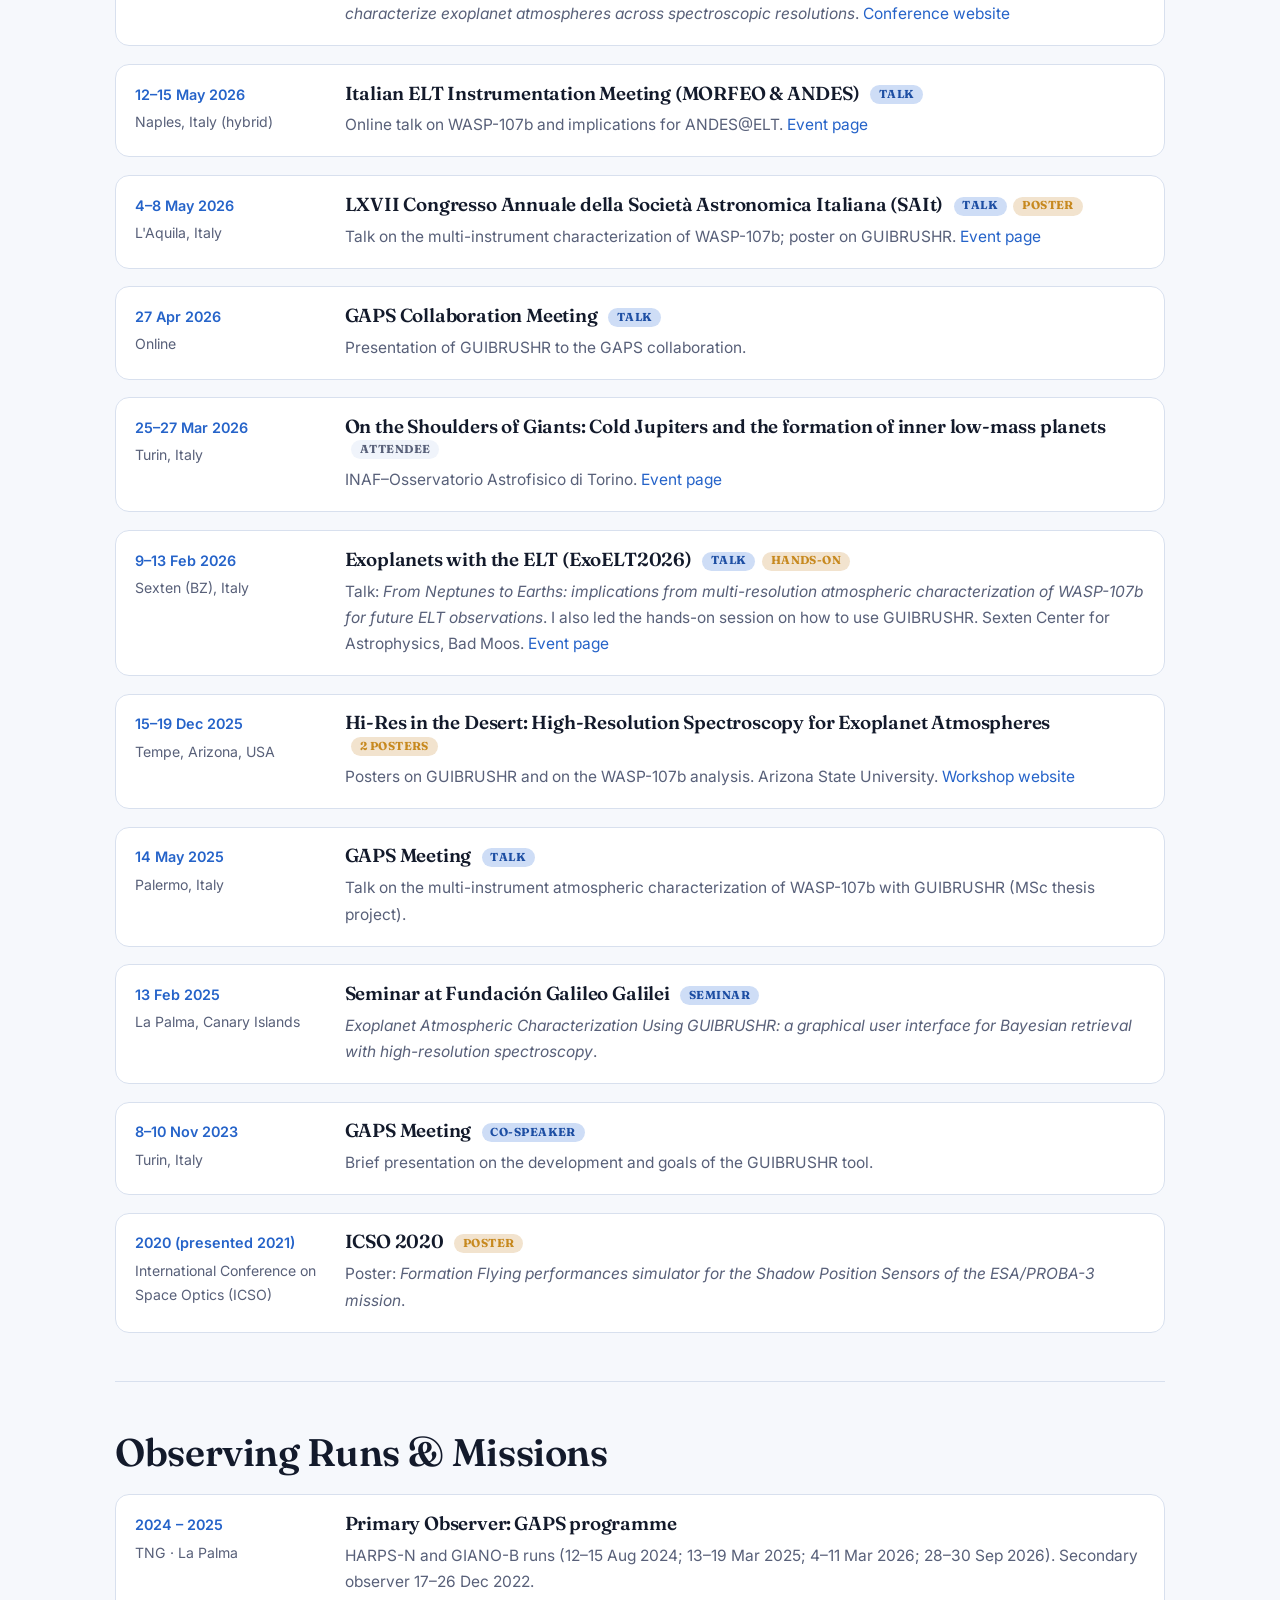
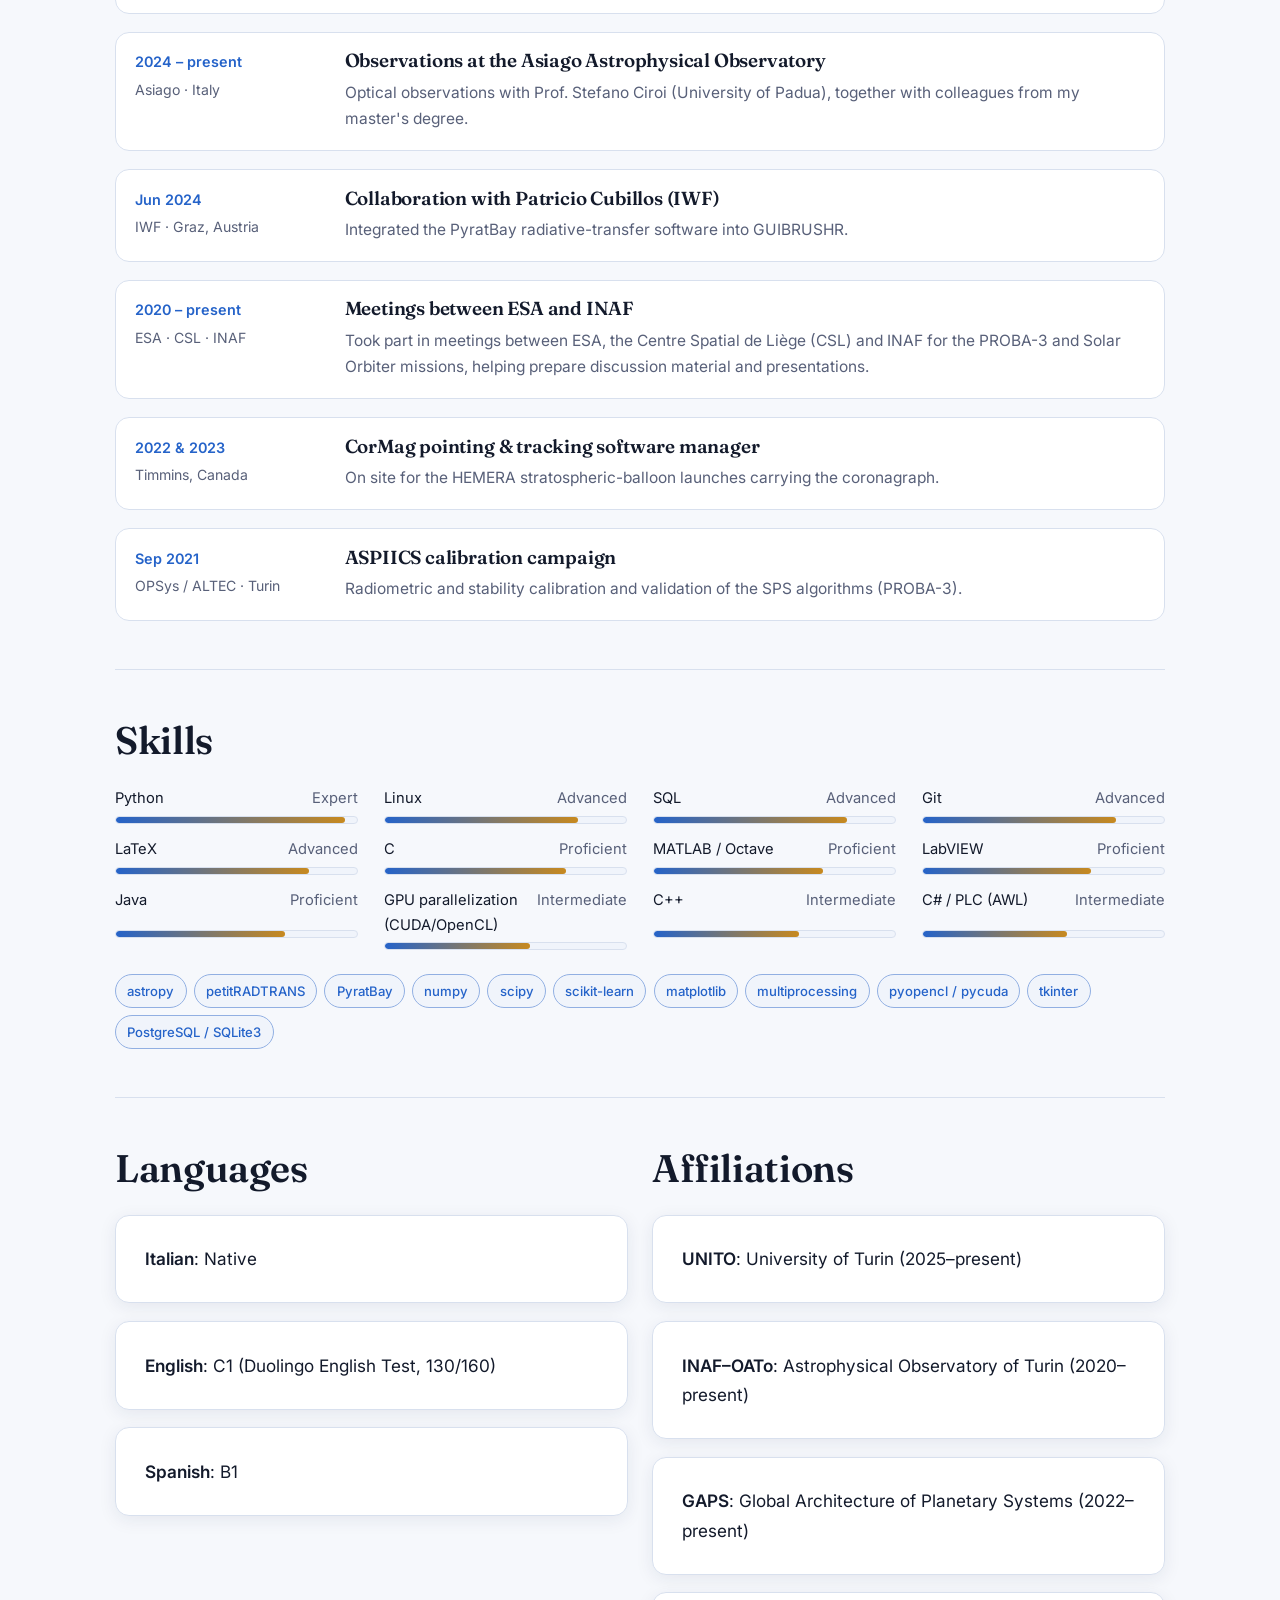
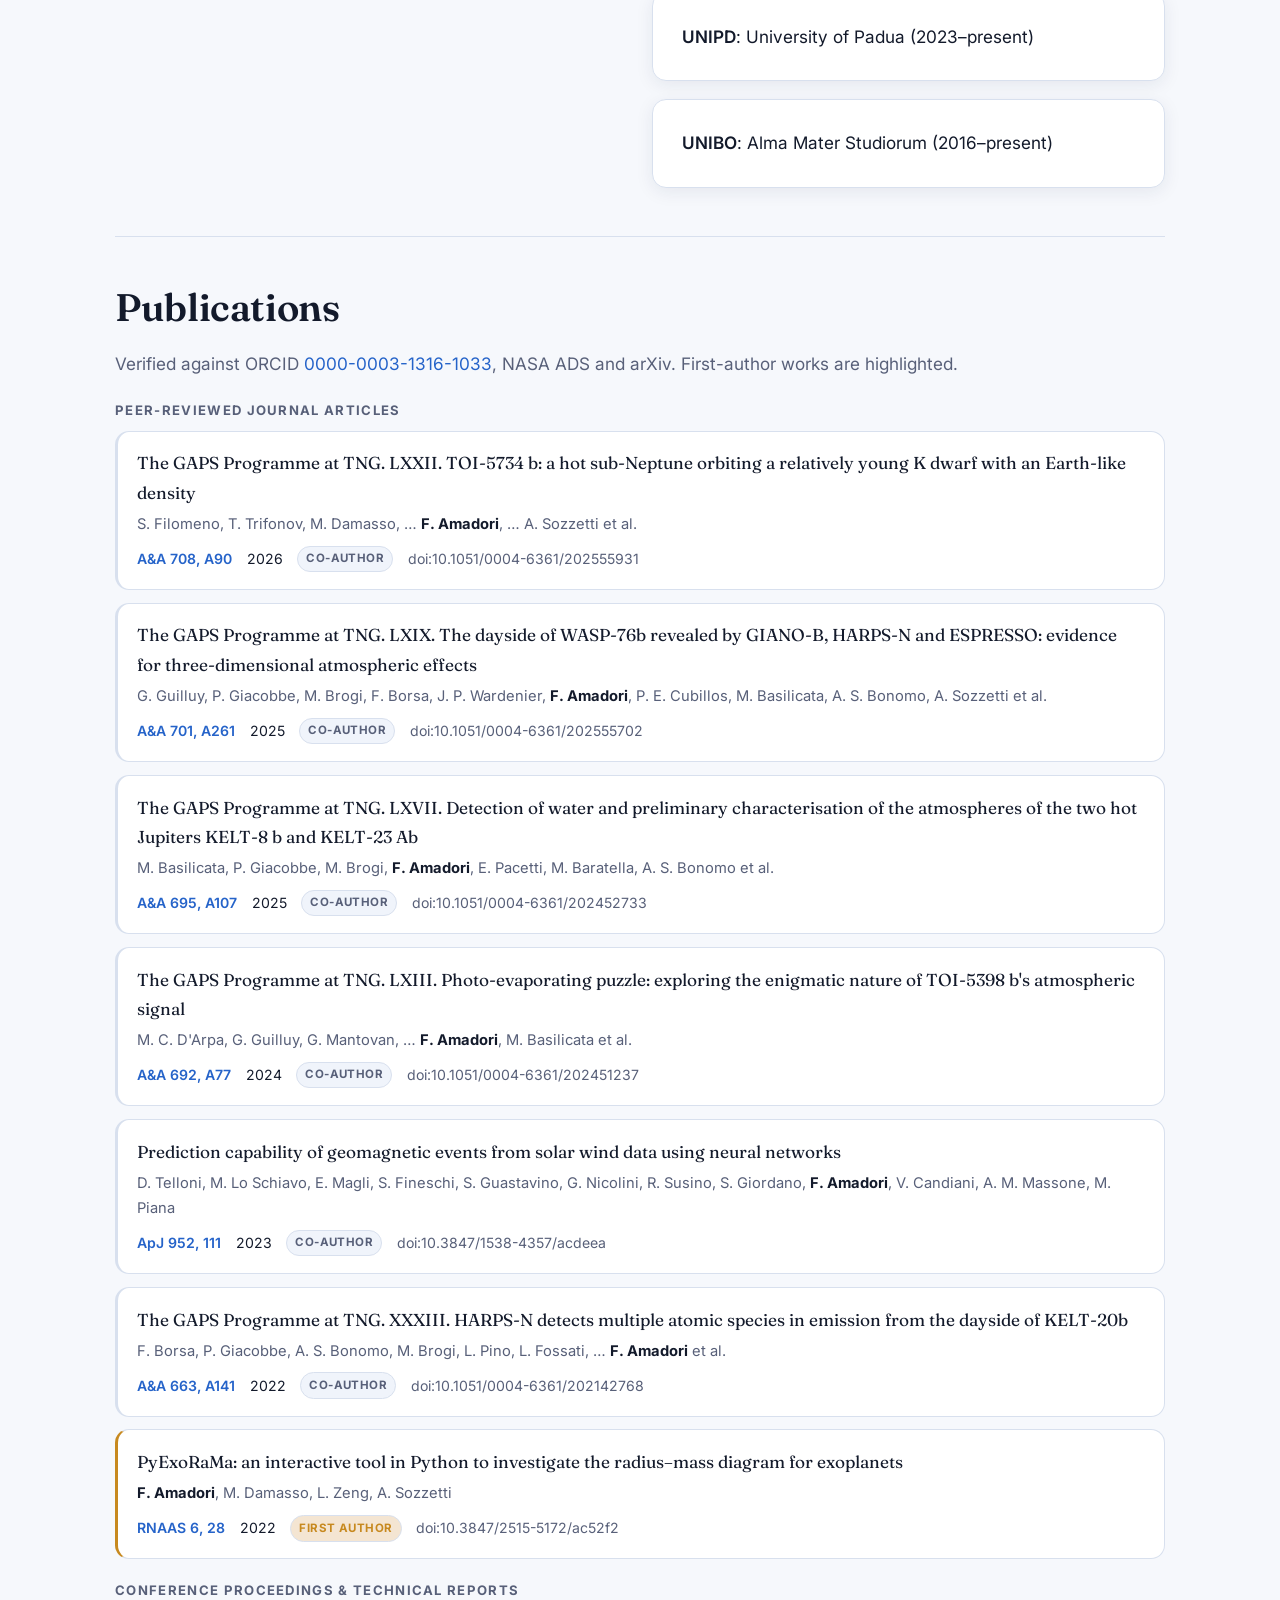
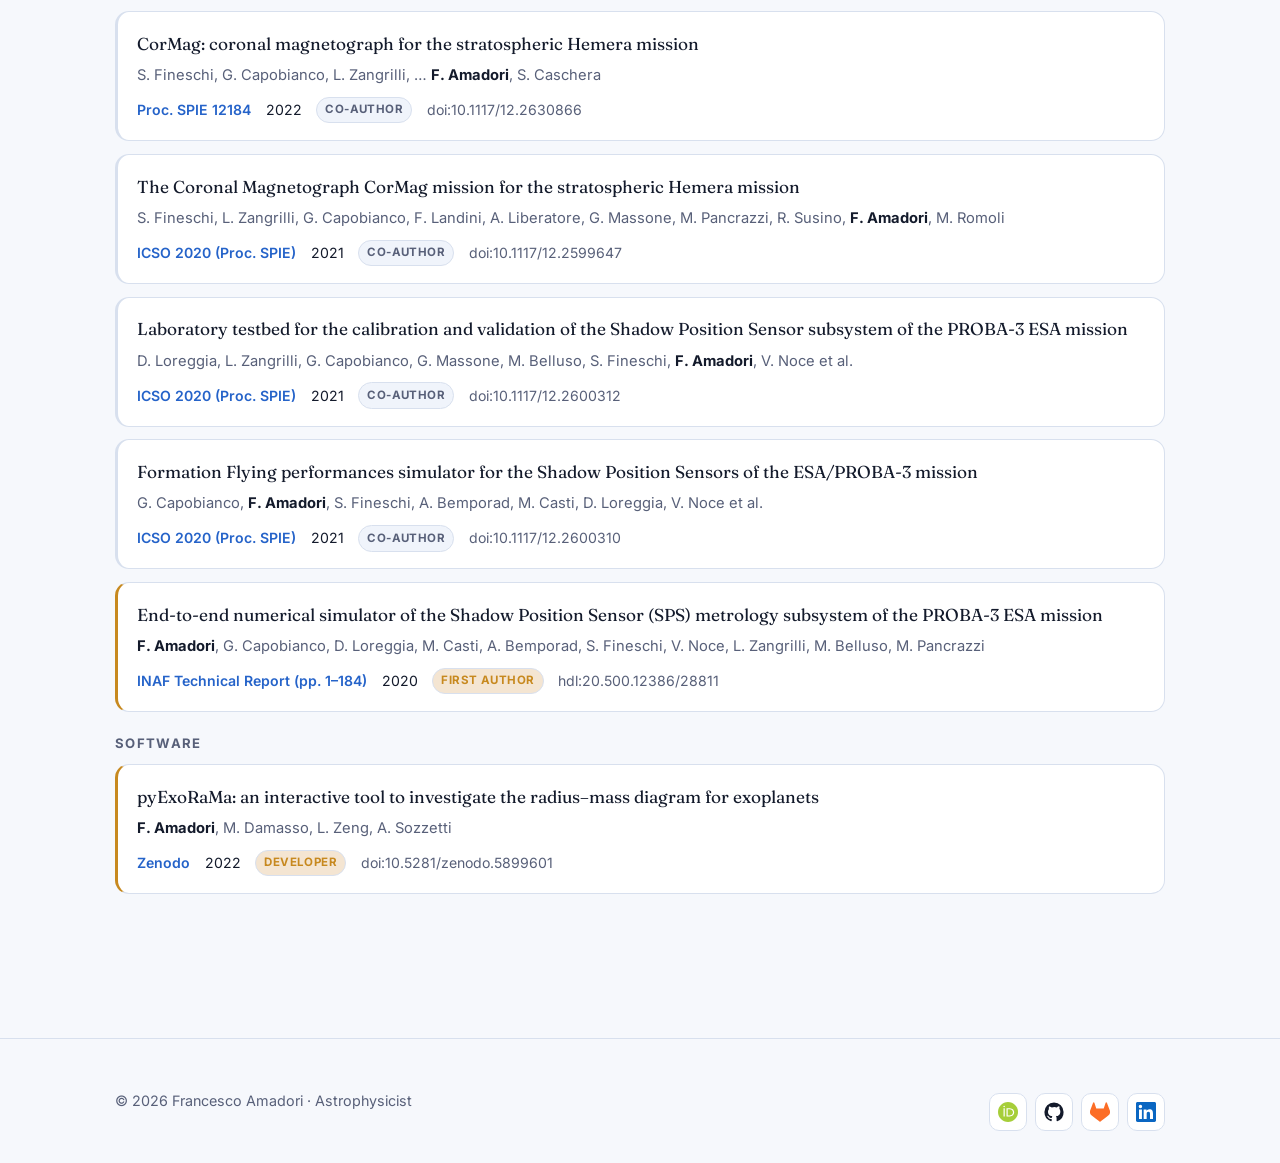
<file: cv.html>
<!DOCTYPE html>
<html lang="en" data-theme="dark">
<head>
<meta charset="utf-8">
<meta name="viewport" content="width=device-width, initial-scale=1">
<title>CV &amp; Publications · Francesco Amadori</title>
<meta name="description" content="Curriculum vitae and publications of Francesco Amadori: education, INAF research experience, conference talks and posters, observing runs, skills, and a full list of peer-reviewed and proceedings publications.">
<link rel="canonical" href="https://www.francescoamadoriastronomy.com/cv.html">
<meta property="og:type" content="website">
<meta property="og:title" content="CV &amp; Publications · Francesco Amadori">
<meta property="og:description" content="Education, research experience, conferences, observing runs, skills, and publications.">
<meta property="og:image" content="https://www.francescoamadoriastronomy.com/assets/img/Profilo1.jpeg">
<link rel="icon" href="favicon.svg" type="image/svg+xml">
<link rel="preconnect" href="https://fonts.googleapis.com">
<link rel="preconnect" href="https://fonts.gstatic.com" crossorigin>
<link href="https://fonts.googleapis.com/css2?family=Fraunces:opsz,wght@9..144,500;9..144,600;9..144,700&family=Inter:wght@400;500;600;700&display=swap" rel="stylesheet">
<link rel="stylesheet" href="assets/css/styles.css">
</head>
<body>
<a class="skip-link" href="#main">Skip to content</a>

<header class="site-header">
  <div class="container nav">
    <a class="brand" href="index.html"><span class="dot" aria-hidden="true"></span>Francesco&nbsp;Amadori</a>
    <ul class="nav-links" id="nav-links">
      <li><a href="index.html">Home</a></li>
      <li><a href="research.html">Research</a></li>
      <li><a href="cv.html" aria-current="page">CV &amp; Publications</a></li>
      <li><a href="gallery.html">Gallery</a></li>
      <li><a href="contact.html">Contact</a></li>
    </ul>
    <div class="nav-actions">
      <button class="icon-btn theme-toggle" type="button" aria-label="Toggle light/dark theme" aria-pressed="false">
        <svg class="sun" viewBox="0 0 24 24" fill="none" stroke="currentColor" stroke-width="2" aria-hidden="true"><circle cx="12" cy="12" r="4"/><path d="M12 2v2M12 20v2M2 12h2M20 12h2M5 5l1.5 1.5M17.5 17.5L19 19M19 5l-1.5 1.5M6.5 17.5L5 19"/></svg>
        <svg class="moon" viewBox="0 0 24 24" fill="none" stroke="currentColor" stroke-width="2" aria-hidden="true"><path d="M21 12.8A9 9 0 1 1 11.2 3a7 7 0 0 0 9.8 9.8z"/></svg>
      </button>
      <button class="icon-btn nav-toggle" id="nav-toggle" type="button" aria-label="Open menu" aria-expanded="false" aria-controls="nav-links">
        <svg viewBox="0 0 24 24" fill="none" stroke="currentColor" stroke-width="2" aria-hidden="true"><path d="M3 6h18M3 12h18M3 18h18"/></svg>
      </button>
    </div>
  </div>
</header>

<main id="main">

  <section class="page-hero">
    <div class="container">
      <p class="eyebrow">Curriculum Vitae</p>
      <h1>CV &amp; Publications</h1>
      <p>PhD researcher in Physics at the University of Turin and INAF–OATo, working on exoplanet atmospheric characterization. A dual background in computer science and astronomy.</p>
      <p class="hero-cta"><a class="btn btn-primary" href="assets/files/CV_Amadori_Francesco.pdf" target="_blank" rel="noopener">
        <svg viewBox="0 0 24 24" width="18" height="18" fill="none" stroke="currentColor" stroke-width="2" aria-hidden="true"><path d="M12 3v12m0 0 4-4m-4 4-4-4M5 21h14"/></svg>
        Download CV (PDF)</a></p>
    </div>
  </section>

  <nav class="subnav" aria-label="CV sections">
    <div class="container" style="display:flex;flex-wrap:wrap;gap:0.3rem;">
      <a href="#education">Education</a>
      <a href="#experience">Experience</a>
      <a href="#talks">Talks &amp; Conferences</a>
      <a href="#observing">Observing &amp; Missions</a>
      <a href="#skills">Skills</a>
      <a href="#languages">Languages</a>
      <a href="#publications">Publications</a>
    </div>
  </nav>

  <div class="container">

    <!-- EDUCATION -->
    <section class="cv-section" id="education">
      <h2>Education</h2>
      <div class="timeline">
        <article class="entry">
          <div><div class="when">Nov 2025 – present</div><div class="where">Turin, Italy</div></div>
          <div>
            <h3>PhD in Physics</h3>
            <div class="org">University of Turin (UNITO)</div>
            <p>Doctoral research on exoplanet atmospheric characterization, combining high- and low-resolution spectroscopy within the GUIBRUSHR pipeline and tying the retrieved compositions back to planet formation and evolution.</p>
            <ul>
              <li>Leading two papers in preparation: one presenting the <strong><a href="https://www.ict.inaf.it/gitlab/guibrushr/guibrushr" target="_blank" rel="noopener">GUIBRUSHR</a></strong> pipeline, and one on a joint high- and low-resolution analysis of the atmosphere of <strong>WASP-77Ab</strong>.</li>
              <li>Elected <strong>PhD student representative</strong> for the first year of the doctoral programme.</li>
            </ul>
          </div>
        </article>
        <article class="entry">
          <div><div class="when">Oct 2023 – Sep 2025</div><div class="where">Padua, Italy</div></div>
          <div>
            <h3>MSc in Astrophysics and Cosmology</h3>
            <div class="org">University of Padua (UNIPD)</div>
            <p>Thesis: <em>Multi-instrument atmospheric characterization of the warm super-Neptune WASP-107b using GUIBRUSHR&reg;</em>.</p>
            <span class="grade">110/110 · on time</span>
          </div>
        </article>
        <article class="entry">
          <div><div class="when">Aug 2020 – Jul 2023</div><div class="where">Bologna, Italy</div></div>
          <div>
            <h3>BSc in Astronomy</h3>
            <div class="org">Alma Mater Studiorum, University of Bologna (UNIBO)</div>
            <p>Thesis: <em>Pipeline for the characterization of exoplanetary atmospheres with high-resolution spectroscopy: from spectra acquisition to retrieval of atmospheric parameters</em>.</p>
            <span class="grade">97/110 · on time</span>
          </div>
        </article>
        <article class="entry">
          <div><div class="when">Aug 2016 – Oct 2019</div><div class="where">Cesena, Italy</div></div>
          <div>
            <h3>BSc in Computer Science and Engineering</h3>
            <div class="org">Alma Mater Studiorum, University of Bologna (UNIBO)</div>
            <p>Thesis: <em>Analysis, design and development of PLC software for industrial automation</em>.</p>
            <span class="grade">94/110 · on time</span>
          </div>
        </article>
      </div>
    </section>

    <!-- EXPERIENCE -->
    <section class="cv-section" id="experience">
      <h2>Research &amp; Work Experience</h2>
      <div class="timeline">
        <article class="entry">
          <div><div class="when">Oct 2021 – Jun 2025</div><div class="where">INAF–OATo · Turin, Italy</div></div>
          <div>
            <h3>Software &amp; Scientific Analyst: Exoplanet Atmospheres</h3>
            <div class="org">INAF (National Institute of Astrophysics)</div>
            <p>Two phases at the INAF–OATo exoplanet group: a close collaboration (Oct 2021 – Apr 2024), followed by a research fellowship (May 2024 – Jun 2025) on the graphical interface and the optimization of a reduction-and-analysis pipeline for high-resolution spectra, under the <strong>ESPLORA</strong> project (Exoplanet Spectroscopy at high resolution to Probe their Lost Origins by Revealing their Atmospheric compositions; PRIN 2022).</p>
            <ul>
              <li>Lead developer of <strong><a href="https://www.ict.inaf.it/gitlab/guibrushr/guibrushr" target="_blank" rel="noopener">GUIBRUSHR&reg;</a></strong>, the tool I use to measure exoplanet atmospheric compositions from high- and low-resolution spectra: rewrote the original IDL codebase in Python and added CPU and GPU parallelization of the radiative-transfer step, with differential-evolution MCMC retrievals built on petitRADTRANS &amp; PyratBay.</li>
              <li>Built the core modules (<a href="https://www.ict.inaf.it/gitlab/guibrushr/datareductiongianob" target="_blank" rel="noopener">Data Reduction</a>, Cross-Correlation, and Telluric Removal with adaptive PCA) and the database backend, migrated from PostgreSQL to SQLite3.</li>
              <li>Enabled simultaneous analysis of low-resolution data (James Webb Space Telescope, Hubble Space Telescope) and high-resolution spectra (GIANO-B at the Telescopio Nazionale Galileo, IGRINS, and the future ANDES at the Extremely Large Telescope) within a single workflow.</li>
              <li>Developed <strong><a href="https://github.com/francescoa97outlook/pyExoRaMa" target="_blank" rel="noopener">pyExoRaMa</a></strong>, a Python tool for the radius–mass diagram of exoplanets.</li>
            </ul>
          </div>
        </article>
        <article class="entry">
          <div><div class="when">May 2020 – Jan 2024</div><div class="where">INAF–OATo · Turin, Italy</div></div>
          <div>
            <h3>Software &amp; Scientific Analyst: Solar Physics</h3>
            <div class="org">INAF (National Institute of Astrophysics)</div>
            <p>A sequence of INAF fellowships and collaborations (2020–2024) spanning solar-coronagraph instrumentation and space-weather forecasting.</p>
            <ul>
              <li>PROBA-3 / ASPIICS: end-to-end MATLAB simulator for the Shadow Position Sensor (SPS) and the OPSE occulter sensors, later managing the in-flight SPS software.</li>
              <li>Metis / Solar Orbiter: Python GUI converting PDOR/IOR command sequences into TCL files for ground testing.</li>
              <li>CorMag (HEMERA balloon): pointing, thermal and communication software for the stratospheric coronagraph.</li>
              <li>Space weather (SWESNET fellowship): automatic detection of coronal mass ejections from SOHO, STEREO and Solar Orbiter imagery, with drag-based prediction of their arrival time at Earth.</li>
            </ul>
          </div>
        </article>
        <article class="entry">
          <div><div class="when">Jun 2019 – Mar 2020</div><div class="where">Mercato Saraceno, Italy</div></div>
          <div>
            <h3>Analyst &amp; Developer of Industrial Machines (PLC)</h3>
            <div class="org">Denken Italia</div>
            <p>UML modelling and PLC software for industrial automation (AWL); C# and SQL for data analysis.</p>
          </div>
        </article>
        <article class="entry">
          <div><div class="when">Feb 2019 – Jun 2019</div><div class="where">Bologna, Italy</div></div>
          <div>
            <h3>Software Developer (Internship)</h3>
            <div class="org">CTM, Club Tecnica e Motori</div>
            <p>LabVIEW control strategies for a Formula SAE vehicle; MATLAB-to-LabVIEW algorithm conversion and data logging.</p>
          </div>
        </article>
      </div>
    </section>

    <!-- TALKS & CONFERENCES -->
    <section class="cv-section" id="talks">
      <h2>Talks &amp; Conference Contributions</h2>
      <p class="section-lead">Contribution type indicated per event.</p>
      <div class="timeline mt-3">
        <article class="entry">
          <div><div class="when">5–10 Jul 2026</div><div class="where">Granada, Spain</div></div>
          <div><h3>HoRS3S: High-Resolution Exoplanet &amp; Stellar Characterization in the ELT Era <span class="badge talk">Talk</span><span class="badge poster">Poster</span></h3>
          <p>Talk: <em>Joint High- and Low-Resolution Analysis of WASP-107b's Atmosphere</em>. Poster: <em>GUIBRUSHR: a tool to characterize exoplanet atmospheres across spectroscopic resolutions</em>. <a href="https://sites.google.com/view/hors3s/home" target="_blank" rel="noopener">Conference website</a></p></div>
        </article>
        <article class="entry">
          <div><div class="when">29 Jun – 3 Jul 2026</div><div class="where">Porto, Portugal</div></div>
          <div><h3>Exoplanets 6 <span class="badge talk">Talk</span><span class="badge poster">Poster</span></h3>
          <p>Talk: <em>Joint High- and Low-Resolution Analysis of WASP-107b's Atmosphere</em>. Poster: <em>GUIBRUSHR: a tool to characterize exoplanet atmospheres across spectroscopic resolutions</em>. <a href="https://www.iastro.pt/research/conferences/exoplanets6/" target="_blank" rel="noopener">Conference website</a></p></div>
        </article>
        <article class="entry">
          <div><div class="when">12–15 May 2026</div><div class="where">Naples, Italy (hybrid)</div></div>
          <div><h3>Italian ELT Instrumentation Meeting (MORFEO &amp; ANDES) <span class="badge talk">Talk</span></h3>
          <p>Online talk on WASP-107b and implications for ANDES@ELT. <a href="https://indico.ict.inaf.it/event/3450/" target="_blank" rel="noopener">Event page</a></p></div>
        </article>
        <article class="entry">
          <div><div class="when">4–8 May 2026</div><div class="where">L'Aquila, Italy</div></div>
          <div><h3>LXVII Congresso Annuale della Società Astronomica Italiana (SAIt) <span class="badge talk">Talk</span><span class="badge poster">Poster</span></h3>
          <p>Talk on the multi-instrument characterization of WASP-107b; poster on GUIBRUSHR. <a href="https://indico.ict.inaf.it/event/3497/" target="_blank" rel="noopener">Event page</a></p></div>
        </article>
        <article class="entry">
          <div><div class="when">27 Apr 2026</div><div class="where">Online</div></div>
          <div><h3>GAPS Collaboration Meeting <span class="badge talk">Talk</span></h3>
          <p>Presentation of GUIBRUSHR to the GAPS collaboration.</p></div>
        </article>
        <article class="entry">
          <div><div class="when">25–27 Mar 2026</div><div class="where">Turin, Italy</div></div>
          <div><h3>On the Shoulders of Giants: Cold Jupiters and the formation of inner low-mass planets <span class="badge attend">Attendee</span></h3>
          <p>INAF–Osservatorio Astrofisico di Torino. <a href="https://indico.ict.inaf.it/event/3326/" target="_blank" rel="noopener">Event page</a></p></div>
        </article>
        <article class="entry">
          <div><div class="when">9–13 Feb 2026</div><div class="where">Sexten (BZ), Italy</div></div>
          <div><h3>Exoplanets with the ELT (ExoELT2026) <span class="badge talk">Talk</span><span class="badge poster">Hands-on</span></h3>
          <p>Talk: <em>From Neptunes to Earths: implications from multi-resolution atmospheric characterization of WASP-107b for future ELT observations</em>. I also led the hands-on session on how to use GUIBRUSHR. Sexten Center for Astrophysics, Bad Moos. <a href="https://www.sexten-cfa.eu/event/exoplanets-with-the-elt-exoelt2026-exploiting-synergies-within-the-italian-community/" target="_blank" rel="noopener">Event page</a></p></div>
        </article>
        <article class="entry">
          <div><div class="when">15–19 Dec 2025</div><div class="where">Tempe, Arizona, USA</div></div>
          <div><h3>Hi-Res in the Desert: High-Resolution Spectroscopy for Exoplanet Atmospheres <span class="badge poster">2 Posters</span></h3>
          <p>Posters on GUIBRUSHR and on the WASP-107b analysis. Arizona State University. <a href="https://sites.google.com/asu.edu/hi-res-in-the-desert" target="_blank" rel="noopener">Workshop website</a></p></div>
        </article>
        <article class="entry">
          <div><div class="when">14 May 2025</div><div class="where">Palermo, Italy</div></div>
          <div><h3>GAPS Meeting <span class="badge talk">Talk</span></h3>
          <p>Talk on the multi-instrument atmospheric characterization of WASP-107b with GUIBRUSHR (MSc thesis project).</p></div>
        </article>
        <article class="entry">
          <div><div class="when">13 Feb 2025</div><div class="where">La Palma, Canary Islands</div></div>
          <div><h3>Seminar at Fundación Galileo Galilei <span class="badge talk">Seminar</span></h3>
          <p><em>Exoplanet Atmospheric Characterization Using GUIBRUSHR: a graphical user interface for Bayesian retrieval with high-resolution spectroscopy</em>.</p></div>
        </article>
        <article class="entry">
          <div><div class="when">8–10 Nov 2023</div><div class="where">Turin, Italy</div></div>
          <div><h3>GAPS Meeting <span class="badge talk">Co-speaker</span></h3>
          <p>Brief presentation on the development and goals of the GUIBRUSHR tool.</p></div>
        </article>
        <article class="entry">
          <div><div class="when">2020 (presented 2021)</div><div class="where">International Conference on Space Optics (ICSO)</div></div>
          <div><h3>ICSO 2020 <span class="badge poster">Poster</span></h3>
          <p>Poster: <em>Formation Flying performances simulator for the Shadow Position Sensors of the ESA/PROBA-3 mission</em>.</p></div>
        </article>
      </div>
    </section>

    <!-- OBSERVING & MISSIONS -->
    <section class="cv-section" id="observing">
      <h2>Observing Runs &amp; Missions</h2>
      <div class="timeline">
        <article class="entry">
          <div><div class="when">2024 – 2025</div><div class="where">TNG · La Palma</div></div>
          <div><h3>Primary Observer: GAPS programme</h3><p>HARPS-N and GIANO-B runs (12–15 Aug 2024; 13–19 Mar 2025; 4–11 Mar 2026; 28–30 Sep 2026). Secondary observer 17–26 Dec 2022.</p></div>
        </article>
        <article class="entry">
          <div><div class="when">2024 – present</div><div class="where">Asiago · Italy</div></div>
          <div><h3>Observations at the Asiago Astrophysical Observatory</h3><p>Optical observations with Prof. Stefano Ciroi (University of Padua), together with colleagues from my master's degree.</p></div>
        </article>
        <article class="entry">
          <div><div class="when">Jun 2024</div><div class="where">IWF · Graz, Austria</div></div>
          <div><h3>Collaboration with Patricio Cubillos (IWF)</h3><p>Integrated the PyratBay radiative-transfer software into GUIBRUSHR.</p></div>
        </article>
        <article class="entry">
          <div><div class="when">2020 – present</div><div class="where">ESA · CSL · INAF</div></div>
          <div><h3>Meetings between ESA and INAF</h3><p>Took part in meetings between ESA, the Centre Spatial de Liège (CSL) and INAF for the PROBA-3 and Solar Orbiter missions, helping prepare discussion material and presentations.</p></div>
        </article>
        <article class="entry">
          <div><div class="when">2022 &amp; 2023</div><div class="where">Timmins, Canada</div></div>
          <div><h3>CorMag pointing &amp; tracking software manager</h3><p>On site for the HEMERA stratospheric-balloon launches carrying the coronagraph.</p></div>
        </article>
        <article class="entry">
          <div><div class="when">Sep 2021</div><div class="where">OPSys / ALTEC · Turin</div></div>
          <div><h3>ASPIICS calibration campaign</h3><p>Radiometric and stability calibration and validation of the SPS algorithms (PROBA-3).</p></div>
        </article>
      </div>
    </section>

    <!-- SKILLS -->
    <section class="cv-section" id="skills">
      <h2>Skills</h2>
      <div class="skills-grid mt-3">
        <div class="skill"><div class="row"><span>Python</span><span class="lvl">Expert</span></div><div class="bar"><span style="width:95%"></span></div></div>
        <div class="skill"><div class="row"><span>Linux</span><span class="lvl">Advanced</span></div><div class="bar"><span style="width:80%"></span></div></div>
        <div class="skill"><div class="row"><span>SQL</span><span class="lvl">Advanced</span></div><div class="bar"><span style="width:80%"></span></div></div>
        <div class="skill"><div class="row"><span>Git</span><span class="lvl">Advanced</span></div><div class="bar"><span style="width:80%"></span></div></div>
        <div class="skill"><div class="row"><span>LaTeX</span><span class="lvl">Advanced</span></div><div class="bar"><span style="width:80%"></span></div></div>
        <div class="skill"><div class="row"><span>C</span><span class="lvl">Proficient</span></div><div class="bar"><span style="width:75%"></span></div></div>
        <div class="skill"><div class="row"><span>MATLAB / Octave</span><span class="lvl">Proficient</span></div><div class="bar"><span style="width:70%"></span></div></div>
        <div class="skill"><div class="row"><span>LabVIEW</span><span class="lvl">Proficient</span></div><div class="bar"><span style="width:70%"></span></div></div>
        <div class="skill"><div class="row"><span>Java</span><span class="lvl">Proficient</span></div><div class="bar"><span style="width:70%"></span></div></div>
        <div class="skill"><div class="row"><span>GPU parallelization (CUDA/OpenCL)</span><span class="lvl">Intermediate</span></div><div class="bar"><span style="width:60%"></span></div></div>
        <div class="skill"><div class="row"><span>C++</span><span class="lvl">Intermediate</span></div><div class="bar"><span style="width:60%"></span></div></div>
        <div class="skill"><div class="row"><span>C# / PLC (AWL)</span><span class="lvl">Intermediate</span></div><div class="bar"><span style="width:60%"></span></div></div>
      </div>
      <div class="tags mt-3">
        <span class="tag accent">astropy</span><span class="tag accent">petitRADTRANS</span><span class="tag accent">PyratBay</span>
        <span class="tag accent">numpy</span><span class="tag accent">scipy</span><span class="tag accent">scikit-learn</span>
        <span class="tag accent">matplotlib</span><span class="tag accent">multiprocessing</span><span class="tag accent">pyopencl / pycuda</span>
        <span class="tag accent">tkinter</span><span class="tag accent">PostgreSQL / SQLite3</span>
      </div>
    </section>

    <!-- LANGUAGES & AFFILIATIONS -->
    <section class="cv-section" id="languages">
      <div class="grid grid-2">
        <div>
          <h2>Languages</h2>
          <div class="timeline mt-3">
            <div class="card"><strong>Italian</strong>: Native</div>
            <div class="card"><strong>English</strong>: C1 (Duolingo English Test, 130/160)</div>
            <div class="card"><strong>Spanish</strong>: B1</div>
          </div>
        </div>
        <div>
          <h2>Affiliations</h2>
          <div class="timeline mt-3">
            <div class="card"><strong>UNITO</strong>: University of Turin (2025–present)</div>
            <div class="card"><strong>INAF–OATo</strong>: Astrophysical Observatory of Turin (2020–present)</div>
            <div class="card"><strong>GAPS</strong>: Global Architecture of Planetary Systems (2022–present)</div>
            <div class="card"><strong>UNIPD</strong>: University of Padua (2023–present)</div>
            <div class="card"><strong>UNIBO</strong>: Alma Mater Studiorum (2016–present)</div>
          </div>
        </div>
      </div>
    </section>

    <!-- PUBLICATIONS -->
    <section class="cv-section" id="publications">
      <h2>Publications</h2>
      <p class="section-lead">Verified against ORCID <a href="https://orcid.org/0000-0003-1316-1033" target="_blank" rel="noopener">0000-0003-1316-1033</a>, NASA ADS and arXiv. First-author works are highlighted.</p>

      <div class="pub-group">
        <h3>Peer-reviewed journal articles</h3>
        <ul class="pub-list">
          <li class="pub">
            <span class="pub-title">The GAPS Programme at TNG. LXXII. TOI-5734 b: a hot sub-Neptune orbiting a relatively young K dwarf with an Earth-like density</span>
            <div class="pub-authors">S. Filomeno, T. Trifonov, M. Damasso, … <span class="me">F. Amadori</span>, … A. Sozzetti et al.</div>
            <div class="pub-meta"><span class="venue">A&amp;A 708, A90</span><span>2026</span><span class="role-pill">Co-author</span><a class="doi" href="https://doi.org/10.1051/0004-6361/202555931" target="_blank" rel="noopener">doi:10.1051/0004-6361/202555931</a></div>
          </li>
          <li class="pub">
            <span class="pub-title">The GAPS Programme at TNG. LXIX. The dayside of WASP-76b revealed by GIANO-B, HARPS-N and ESPRESSO: evidence for three-dimensional atmospheric effects</span>
            <div class="pub-authors">G. Guilluy, P. Giacobbe, M. Brogi, F. Borsa, J. P. Wardenier, <span class="me">F. Amadori</span>, P. E. Cubillos, M. Basilicata, A. S. Bonomo, A. Sozzetti et al.</div>
            <div class="pub-meta"><span class="venue">A&amp;A 701, A261</span><span>2025</span><span class="role-pill">Co-author</span><a class="doi" href="https://doi.org/10.1051/0004-6361/202555702" target="_blank" rel="noopener">doi:10.1051/0004-6361/202555702</a></div>
          </li>
          <li class="pub">
            <span class="pub-title">The GAPS Programme at TNG. LXVII. Detection of water and preliminary characterisation of the atmospheres of the two hot Jupiters KELT-8 b and KELT-23 Ab</span>
            <div class="pub-authors">M. Basilicata, P. Giacobbe, M. Brogi, <span class="me">F. Amadori</span>, E. Pacetti, M. Baratella, A. S. Bonomo et al.</div>
            <div class="pub-meta"><span class="venue">A&amp;A 695, A107</span><span>2025</span><span class="role-pill">Co-author</span><a class="doi" href="https://doi.org/10.1051/0004-6361/202452733" target="_blank" rel="noopener">doi:10.1051/0004-6361/202452733</a></div>
          </li>
          <li class="pub">
            <span class="pub-title">The GAPS Programme at TNG. LXIII. Photo-evaporating puzzle: exploring the enigmatic nature of TOI-5398 b's atmospheric signal</span>
            <div class="pub-authors">M. C. D'Arpa, G. Guilluy, G. Mantovan, … <span class="me">F. Amadori</span>, M. Basilicata et al.</div>
            <div class="pub-meta"><span class="venue">A&amp;A 692, A77</span><span>2024</span><span class="role-pill">Co-author</span><a class="doi" href="https://doi.org/10.1051/0004-6361/202451237" target="_blank" rel="noopener">doi:10.1051/0004-6361/202451237</a></div>
          </li>
          <li class="pub">
            <span class="pub-title">Prediction capability of geomagnetic events from solar wind data using neural networks</span>
            <div class="pub-authors">D. Telloni, M. Lo Schiavo, E. Magli, S. Fineschi, S. Guastavino, G. Nicolini, R. Susino, S. Giordano, <span class="me">F. Amadori</span>, V. Candiani, A. M. Massone, M. Piana</div>
            <div class="pub-meta"><span class="venue">ApJ 952, 111</span><span>2023</span><span class="role-pill">Co-author</span><a class="doi" href="https://doi.org/10.3847/1538-4357/acdeea" target="_blank" rel="noopener">doi:10.3847/1538-4357/acdeea</a></div>
          </li>
          <li class="pub">
            <span class="pub-title">The GAPS Programme at TNG. XXXIII. HARPS-N detects multiple atomic species in emission from the dayside of KELT-20b</span>
            <div class="pub-authors">F. Borsa, P. Giacobbe, A. S. Bonomo, M. Brogi, L. Pino, L. Fossati, … <span class="me">F. Amadori</span> et al.</div>
            <div class="pub-meta"><span class="venue">A&amp;A 663, A141</span><span>2022</span><span class="role-pill">Co-author</span><a class="doi" href="https://doi.org/10.1051/0004-6361/202142768" target="_blank" rel="noopener">doi:10.1051/0004-6361/202142768</a></div>
          </li>
          <li class="pub first">
            <span class="pub-title">PyExoRaMa: an interactive tool in Python to investigate the radius–mass diagram for exoplanets</span>
            <div class="pub-authors"><span class="me">F. Amadori</span>, M. Damasso, L. Zeng, A. Sozzetti</div>
            <div class="pub-meta"><span class="venue">RNAAS 6, 28</span><span>2022</span><span class="role-pill first">First author</span><a class="doi" href="https://doi.org/10.3847/2515-5172/ac52f2" target="_blank" rel="noopener">doi:10.3847/2515-5172/ac52f2</a></div>
          </li>
        </ul>
      </div>

      <div class="pub-group">
        <h3>Conference proceedings &amp; technical reports</h3>
        <ul class="pub-list">
          <li class="pub">
            <span class="pub-title">CorMag: coronal magnetograph for the stratospheric Hemera mission</span>
            <div class="pub-authors">S. Fineschi, G. Capobianco, L. Zangrilli, … <span class="me">F. Amadori</span>, S. Caschera</div>
            <div class="pub-meta"><span class="venue">Proc. SPIE 12184</span><span>2022</span><span class="role-pill">Co-author</span><a class="doi" href="https://doi.org/10.1117/12.2630866" target="_blank" rel="noopener">doi:10.1117/12.2630866</a></div>
          </li>
          <li class="pub">
            <span class="pub-title">The Coronal Magnetograph CorMag mission for the stratospheric Hemera mission</span>
            <div class="pub-authors">S. Fineschi, L. Zangrilli, G. Capobianco, F. Landini, A. Liberatore, G. Massone, M. Pancrazzi, R. Susino, <span class="me">F. Amadori</span>, M. Romoli</div>
            <div class="pub-meta"><span class="venue">ICSO 2020 (Proc. SPIE)</span><span>2021</span><span class="role-pill">Co-author</span><a class="doi" href="https://doi.org/10.1117/12.2599647" target="_blank" rel="noopener">doi:10.1117/12.2599647</a></div>
          </li>
          <li class="pub">
            <span class="pub-title">Laboratory testbed for the calibration and validation of the Shadow Position Sensor subsystem of the PROBA-3 ESA mission</span>
            <div class="pub-authors">D. Loreggia, L. Zangrilli, G. Capobianco, G. Massone, M. Belluso, S. Fineschi, <span class="me">F. Amadori</span>, V. Noce et al.</div>
            <div class="pub-meta"><span class="venue">ICSO 2020 (Proc. SPIE)</span><span>2021</span><span class="role-pill">Co-author</span><a class="doi" href="https://doi.org/10.1117/12.2600312" target="_blank" rel="noopener">doi:10.1117/12.2600312</a></div>
          </li>
          <li class="pub">
            <span class="pub-title">Formation Flying performances simulator for the Shadow Position Sensors of the ESA/PROBA-3 mission</span>
            <div class="pub-authors">G. Capobianco, <span class="me">F. Amadori</span>, S. Fineschi, A. Bemporad, M. Casti, D. Loreggia, V. Noce et al.</div>
            <div class="pub-meta"><span class="venue">ICSO 2020 (Proc. SPIE)</span><span>2021</span><span class="role-pill">Co-author</span><a class="doi" href="https://doi.org/10.1117/12.2600310" target="_blank" rel="noopener">doi:10.1117/12.2600310</a></div>
          </li>
          <li class="pub first">
            <span class="pub-title">End-to-end numerical simulator of the Shadow Position Sensor (SPS) metrology subsystem of the PROBA-3 ESA mission</span>
            <div class="pub-authors"><span class="me">F. Amadori</span>, G. Capobianco, D. Loreggia, M. Casti, A. Bemporad, S. Fineschi, V. Noce, L. Zangrilli, M. Belluso, M. Pancrazzi</div>
            <div class="pub-meta"><span class="venue">INAF Technical Report (pp. 1–184)</span><span>2020</span><span class="role-pill first">First author</span><a class="doi" href="https://hdl.handle.net/20.500.12386/28811" target="_blank" rel="noopener">hdl:20.500.12386/28811</a></div>
          </li>
        </ul>
      </div>

      <div class="pub-group">
        <h3>Software</h3>
        <ul class="pub-list">
          <li class="pub first">
            <span class="pub-title">pyExoRaMa: an interactive tool to investigate the radius–mass diagram for exoplanets</span>
            <div class="pub-authors"><span class="me">F. Amadori</span>, M. Damasso, L. Zeng, A. Sozzetti</div>
            <div class="pub-meta"><span class="venue">Zenodo</span><span>2022</span><span class="role-pill first">Developer</span><a class="doi" href="https://doi.org/10.5281/zenodo.5899601" target="_blank" rel="noopener">doi:10.5281/zenodo.5899601</a></div>
          </li>
        </ul>
      </div>
    </section>

  </div>
</main>

<footer class="site-footer">
  <div class="container footer-inner">
    <small>&copy; <span id="year">2026</span> Francesco Amadori · Astrophysicist</small>
    <nav class="socials" aria-label="Profiles">
      <a href="https://orcid.org/0000-0003-1316-1033" target="_blank" rel="noopener" aria-label="ORCID"><svg viewBox="0 0 256 256" aria-hidden="true"><path fill="#A6CE39" d="M256 128c0 70.7-57.3 128-128 128S0 198.7 0 128 57.3 0 128 0s128 57.3 128 128z"/><path fill="#fff" d="M86.3 186.2H70.9V79.1h15.4v107.1z"/><path fill="#fff" d="M108.9 79.1h41.6c39.6 0 57 28.3 57 53.6 0 27.5-21.5 53.6-56.8 53.6h-41.8V79.1zm15.4 93.3h24.5c34.9 0 42.9-26.5 42.9-39.7 0-21.5-13.7-39.7-43.7-39.7h-23.7v79.4z"/><path fill="#fff" d="M88.7 56.8c0 5.5-4.5 10.1-10.1 10.1-5.6 0-10.1-4.6-10.1-10.1 0-5.6 4.5-10.1 10.1-10.1 5.6 0 10.1 4.5 10.1 10.1z"/></svg></a>
      <a href="https://github.com/francescoa97outlook" target="_blank" rel="noopener" aria-label="GitHub"><svg viewBox="0 0 24 24" fill="currentColor" aria-hidden="true"><path d="M12 .5A11.5 11.5 0 0 0 .5 12 11.5 11.5 0 0 0 8.4 23c.6.1.8-.3.8-.6v-2c-3.2.7-3.9-1.4-3.9-1.4-.5-1.3-1.3-1.7-1.3-1.7-1-.7.1-.7.1-.7 1.2.1 1.8 1.2 1.8 1.2 1 1.8 2.8 1.3 3.5 1 .1-.8.4-1.3.7-1.6-2.6-.3-5.3-1.3-5.3-5.7 0-1.3.5-2.3 1.2-3.1-.1-.3-.5-1.5.1-3.1 0 0 1-.3 3.3 1.2a11.4 11.4 0 0 1 6 0C17.3 4.8 18.3 5.1 18.3 5.1c.6 1.6.2 2.8.1 3.1.8.8 1.2 1.8 1.2 3.1 0 4.4-2.7 5.4-5.3 5.7.4.4.8 1.1.8 2.2v3.3c0 .3.2.7.8.6A11.5 11.5 0 0 0 23.5 12 11.5 11.5 0 0 0 12 .5z"/></svg></a>
      <a href="https://www.ict.inaf.it/gitlab/francesco.amadori" target="_blank" rel="noopener" aria-label="GitLab"><svg viewBox="0 0 24 24" fill="#FC6D26" aria-hidden="true"><path d="m23.6004 9.5927-.0337-.0862L20.3.9814a.851.851 0 0 0-.3362-.405.8748.8748 0 0 0-.9997.0539.8748.8748 0 0 0-.29.4399l-2.2055 6.748H7.5375l-2.2057-6.748a.8573.8573 0 0 0-.29-.4412.8748.8748 0 0 0-.9997-.0537.8585.8585 0 0 0-.3362.4049L.4332 9.5015l-.0325.0862a6.0657 6.0657 0 0 0 2.0119 7.0105l.0113.0087.03.0213 4.976 3.7264 2.462 1.8633 1.4995 1.1321a1.0085 1.0085 0 0 0 1.2197 0l1.4995-1.1321 2.462-1.8633 5.006-3.7489.0125-.01a6.0682 6.0682 0 0 0 2.0094-7.003z"/></svg></a>
      <a href="https://it.linkedin.com/in/francesco-amadori-42a773160" target="_blank" rel="noopener" aria-label="LinkedIn"><svg viewBox="0 0 24 24" fill="#0A66C2" aria-hidden="true"><path d="M20.4 20.4h-3.6v-5.6c0-1.3 0-3-1.9-3s-2.1 1.4-2.1 2.9v5.7H9.2V9h3.4v1.6h.1c.5-.9 1.7-1.9 3.4-1.9 3.6 0 4.3 2.4 4.3 5.5v6.2zM5.3 7.4a2.1 2.1 0 1 1 0-4.2 2.1 2.1 0 0 1 0 4.2zM7.1 20.4H3.6V9h3.5v11.4zM22.2 0H1.8C.8 0 0 .8 0 1.7v20.6c0 .9.8 1.7 1.8 1.7h20.4c1 0 1.8-.8 1.8-1.7V1.7C24 .8 23.2 0 22.2 0z"/></svg></a>
    </nav>
  </div>
</footer>

<script src="assets/js/main.js" defer></script>
</body>
</html>
</file>
<file: assets/css/styles.css>
/* =========================================================================
   Francesco Amadori — personal research site
   Single stylesheet. Design tokens + base + components. Mobile-first.
   Dark "deep space" theme by default; optional light theme via [data-theme].
   ========================================================================= */

/* ---------- Design tokens ---------- */
:root {
  /* Dark (default) */
  --bg: #0b1020;
  --bg-grad-1: #0d1226;
  --bg-grad-2: #090d1a;
  --surface: #141a2e;
  --surface-2: #1b2238;
  --border: #283150;
  --text: #e6e9f2;
  --muted: #9aa3b8;
  --accent: #5eb1ff;        /* stellar blue */
  --accent-strong: #8cc6ff;
  --accent-2: #ffd27d;      /* warm starlight */
  --danger: #ff8a8a;
  --ring: rgba(94, 177, 255, 0.55);

  /* Type */
  --font-head: "Fraunces", Georgia, "Times New Roman", serif;
  --font-body: "Inter", system-ui, -apple-system, "Segoe UI", Roboto, sans-serif;

  /* Spacing / sizing */
  --maxw: 1120px;
  --prose: 70ch;
  --radius: 14px;
  --radius-sm: 9px;
  --shadow: 0 10px 30px rgba(0, 0, 0, 0.35);
  --shadow-soft: 0 4px 18px rgba(0, 0, 0, 0.25);
  --gutter: clamp(1.1rem, 4vw, 2.2rem);
  --section-y: clamp(3rem, 8vw, 6rem);

  color-scheme: dark;
}

[data-theme="light"] {
  --bg: #f6f8fc;
  --bg-grad-1: #eef2fb;
  --bg-grad-2: #f8fafe;
  --surface: #ffffff;
  --surface-2: #f0f4fb;
  --border: #d8e0ee;
  --text: #131a2b;
  --muted: #586079;
  --accent: #2563c9;
  --accent-strong: #1d4ea3;
  --accent-2: #c7891f;
  --danger: #c0392b;
  --ring: rgba(37, 99, 201, 0.45);
  --shadow: 0 10px 30px rgba(28, 40, 80, 0.12);
  --shadow-soft: 0 4px 18px rgba(28, 40, 80, 0.08);
  color-scheme: light;
}

/* ---------- Reset / base ---------- */
*, *::before, *::after { box-sizing: border-box; }
* { margin: 0; }

html { scroll-behavior: smooth; -webkit-text-size-adjust: 100%; }
@media (prefers-reduced-motion: reduce) {
  html { scroll-behavior: auto; }
  *, *::before, *::after {
    animation-duration: 0.001ms !important;
    animation-iteration-count: 1 !important;
    transition-duration: 0.001ms !important;
  }
}

body {
  font-family: var(--font-body);
  color: var(--text);
  background: var(--bg);
  line-height: 1.7;
  font-size: clamp(1rem, 0.96rem + 0.2vw, 1.075rem);
  -webkit-font-smoothing: antialiased;
  text-rendering: optimizeLegibility;
  min-height: 100vh;
  overflow-x: hidden;
}

/* Subtle star-field backdrop (cheap, no canvas) */
body::before {
  content: "";
  position: fixed;
  inset: 0;
  z-index: -2;
  background:
    radial-gradient(1200px 600px at 78% -8%, rgba(94,177,255,0.10), transparent 60%),
    radial-gradient(900px 500px at 12% 8%, rgba(255,210,125,0.06), transparent 55%),
    linear-gradient(180deg, var(--bg-grad-1), var(--bg-grad-2));
}
body::after {
  content: "";
  position: fixed;
  inset: 0;
  z-index: -1;
  pointer-events: none;
  opacity: 0.5;
  background-image:
    radial-gradient(1.4px 1.4px at 20% 30%, rgba(255,255,255,0.55), transparent),
    radial-gradient(1.2px 1.2px at 70% 20%, rgba(255,255,255,0.40), transparent),
    radial-gradient(1.6px 1.6px at 40% 70%, rgba(255,255,255,0.35), transparent),
    radial-gradient(1.1px 1.1px at 85% 60%, rgba(255,255,255,0.45), transparent),
    radial-gradient(1.3px 1.3px at 55% 45%, rgba(255,255,255,0.30), transparent),
    radial-gradient(1.2px 1.2px at 10% 80%, rgba(255,255,255,0.35), transparent);
  background-repeat: no-repeat;
}
[data-theme="light"] body::after { opacity: 0; }

img, video { max-width: 100%; height: auto; display: block; }

a { color: var(--accent); text-decoration: none; transition: color 0.18s ease; }
a:hover { color: var(--accent-2); }

h1, h2, h3, h4 { font-family: var(--font-head); font-weight: 600; line-height: 1.15; letter-spacing: -0.01em; }
h1 { font-size: clamp(2.1rem, 1.4rem + 3.4vw, 3.6rem); }
h2 { font-size: clamp(1.6rem, 1.2rem + 1.8vw, 2.4rem); }
h3 { font-size: clamp(1.2rem, 1.05rem + 0.8vw, 1.5rem); }
p { color: var(--text); }
strong { color: var(--text); font-weight: 600; }

/* ---------- Accessibility helpers ---------- */
:focus-visible {
  outline: 3px solid var(--ring);
  outline-offset: 2px;
  border-radius: 4px;
}
.skip-link {
  position: absolute;
  left: 50%;
  transform: translateX(-50%) translateY(-130%);
  top: 0.5rem;
  background: var(--accent);
  color: #001022;
  padding: 0.55rem 1rem;
  border-radius: 8px;
  font-weight: 600;
  z-index: 1000;
  transition: transform 0.18s ease;
}
.skip-link:focus { transform: translateX(-50%) translateY(0); color: #001022; }
.visually-hidden {
  position: absolute !important;
  width: 1px; height: 1px;
  padding: 0; margin: -1px;
  overflow: hidden; clip: rect(0 0 0 0);
  white-space: nowrap; border: 0;
}

/* ---------- Layout ---------- */
.container { width: 100%; max-width: var(--maxw); margin-inline: auto; padding-inline: var(--gutter); }
.section { padding-block: var(--section-y); }
.prose { max-width: none; }
.prose p + p { margin-top: 1.05rem; }

.eyebrow {
  font-family: var(--font-body);
  text-transform: uppercase;
  letter-spacing: 0.16em;
  font-size: 0.78rem;
  font-weight: 600;
  color: var(--accent);
  margin-bottom: 0.6rem;
}
.section-title { margin-bottom: 0.4rem; }
.section-lead { color: var(--muted); margin-top: 0.5rem; }

/* ---------- Header / nav ---------- */
.site-header {
  position: sticky;
  top: 0;
  z-index: 100;
  backdrop-filter: blur(10px);
  background: color-mix(in oklab, var(--bg) 78%, transparent);
  border-bottom: 1px solid var(--border);
}
.nav {
  display: flex;
  align-items: center;
  justify-content: space-between;
  gap: 1rem;
  min-height: 64px;
}
.brand {
  font-family: var(--font-head);
  font-weight: 600;
  font-size: 1.12rem;
  color: var(--text);
  display: inline-flex;
  align-items: center;
  gap: 0.55rem;
}
.brand:hover { color: var(--text); }
.brand .dot {
  width: 11px; height: 11px; border-radius: 50%;
  background: radial-gradient(circle at 30% 30%, var(--accent-2), var(--accent));
  box-shadow: 0 0 12px var(--accent);
  flex: none;
}
.nav-links { display: flex; align-items: center; gap: 0.25rem; list-style: none; padding: 0; }
.nav-links a {
  color: var(--muted);
  font-weight: 500;
  font-size: 0.96rem;
  padding: 0.5rem 0.8rem;
  border-radius: 8px;
  display: inline-block;
}
.nav-links a:hover { color: var(--text); background: var(--surface); }
.nav-links a[aria-current="page"] { color: var(--text); background: var(--surface-2); }
.nav-actions { display: flex; align-items: center; gap: 0.4rem; }

.icon-btn {
  display: inline-grid;
  place-items: center;
  width: 40px; height: 40px;
  border-radius: 10px;
  border: 1px solid var(--border);
  background: var(--surface);
  color: var(--text);
  cursor: pointer;
  transition: background 0.18s ease, border-color 0.18s ease;
}
.icon-btn:hover { background: var(--surface-2); border-color: var(--accent); }
.icon-btn svg { width: 20px; height: 20px; }
.theme-toggle .moon { display: none; }
[data-theme="light"] .theme-toggle .sun { display: none; }
[data-theme="light"] .theme-toggle .moon { display: block; }

.nav-toggle { display: none; }

@media (max-width: 820px) {
  .nav-toggle { display: inline-grid; }
  .nav-links {
    position: absolute;
    inset: 64px 0 auto 0;
    flex-direction: column;
    align-items: stretch;
    gap: 0.15rem;
    background: var(--surface);
    border-bottom: 1px solid var(--border);
    padding: 0.6rem var(--gutter) 1rem;
    box-shadow: var(--shadow);
    transform: translateY(-12px);
    opacity: 0;
    pointer-events: none;
    transition: opacity 0.2s ease, transform 0.2s ease;
  }
  .nav-links.open { transform: translateY(0); opacity: 1; pointer-events: auto; }
  .nav-links a { padding: 0.75rem 0.8rem; font-size: 1.02rem; }
}

/* ---------- Buttons ---------- */
.btn {
  display: inline-flex;
  align-items: center;
  gap: 0.5rem;
  font-weight: 600;
  font-size: 0.96rem;
  padding: 0.72rem 1.15rem;
  border-radius: 999px;
  border: 1px solid transparent;
  cursor: pointer;
  transition: transform 0.15s ease, box-shadow 0.2s ease, background 0.2s ease, border-color 0.2s ease;
}
.btn:active { transform: translateY(1px); }
.btn-primary {
  background: linear-gradient(180deg, var(--accent-strong), var(--accent));
  color: #03152e;
  box-shadow: 0 8px 24px rgba(94, 177, 255, 0.30);
}
.btn-primary:hover { color: #03152e; box-shadow: 0 10px 30px rgba(94, 177, 255, 0.45); }
.btn-ghost {
  background: var(--surface);
  border-color: var(--border);
  color: var(--text);
}
.btn-ghost:hover { border-color: var(--accent); color: var(--text); }

/* ---------- Hero ---------- */
.hero { padding-block: clamp(3rem, 7vw, 5.5rem) clamp(2rem, 5vw, 3.5rem); }
.hero-grid {
  display: grid;
  grid-template-columns: 1.5fr 1fr;
  gap: clamp(1.5rem, 5vw, 3.5rem);
  align-items: center;
}
.hero h1 { margin-bottom: 0.3rem; }
.hero .tagline { font-family: var(--font-head); font-weight: 500; font-size: clamp(1.35rem, 0.9rem + 1.7vw, 2rem); line-height: 1.2; color: var(--text); margin-bottom: 0.7rem; }
.hero .role { color: var(--accent); font-weight: 600; font-size: 1.1rem; }
.hero .hook { color: var(--muted); font-size: 1.12rem; margin-top: 1rem; }
.hero-cta { display: flex; flex-wrap: wrap; gap: 0.75rem; margin-top: 1.6rem; }

.portrait {
  position: relative;
  justify-self: center;
  width: min(320px, 80vw);
  aspect-ratio: 1;
  border-radius: 50%;
  padding: 6px;
  background: conic-gradient(from 200deg, var(--accent), var(--accent-2), var(--accent));
  box-shadow: var(--shadow);
}
.portrait img { width: 100%; height: 100%; object-fit: cover; border-radius: 50%; }

.socials { display: flex; gap: 0.5rem; margin-top: 1.4rem; flex-wrap: wrap; }
.socials a {
  display: inline-grid; place-items: center;
  width: 42px; height: 42px;
  border-radius: 10px;
  border: 1px solid var(--border);
  background: var(--surface);
  color: var(--text);
}
.socials a:hover { border-color: var(--accent); color: var(--accent); transform: translateY(-2px); }
.socials svg { width: 20px; height: 20px; }

@media (max-width: 760px) {
  .hero-grid { grid-template-columns: 1fr; text-align: center; }
  .hero .hook { margin-inline: auto; }
  .hero-cta, .socials { justify-content: center; }
  .portrait { order: -1; }
}

/* ---------- Cards / grids ---------- */
.card {
  background: var(--surface);
  border: 1px solid var(--border);
  border-radius: var(--radius);
  padding: clamp(1.2rem, 3vw, 1.8rem);
  box-shadow: var(--shadow-soft);
}
.card h3 { margin-bottom: 0.5rem; }
.card p { color: var(--muted); }

.grid { display: grid; gap: clamp(1rem, 2.5vw, 1.5rem); }
.grid-2 { grid-template-columns: repeat(2, 1fr); }
.grid-3 { grid-template-columns: repeat(3, 1fr); }
@media (max-width: 860px) { .grid-3 { grid-template-columns: 1fr; } .grid-2 { grid-template-columns: 1fr; } }

/* Highlights strip */
.highlights {
  display: grid;
  grid-template-columns: repeat(auto-fit, minmax(200px, 1fr));
  gap: 1rem;
  margin-top: 1.5rem;
}
.highlight {
  background: var(--surface);
  border: 1px solid var(--border);
  border-left: 3px solid var(--accent);
  border-radius: var(--radius-sm);
  padding: 1rem 1.1rem;
}
.highlight .k { font-family: var(--font-head); font-size: 1.05rem; color: var(--text); }
.highlight .v { color: var(--muted); font-size: 0.92rem; }
/* image-backed highlight cards: lighter overlay + min height so the photo reads */
.highlight.media-bg {
  min-height: 150px;
  background:
    linear-gradient(180deg, rgba(8,12,24,0.32), rgba(8,12,24,0.78)),
    var(--media) center/cover no-repeat;
}
.highlight.media-bg .k, .highlight.media-bg .v { text-shadow: 0 1px 10px rgba(0,0,0,0.85); }

/* ---------- Imagery: photo backgrounds ---------- */
/* faint starfield behind the home hero (works in both themes) */
.hero { position: relative; isolation: isolate; }
.hero::before {
  content: ""; position: absolute; inset: 0; z-index: -1; pointer-events: none;
  background: var(--hero-media, none) center/cover no-repeat;
  opacity: 0.55;
  -webkit-mask-image: linear-gradient(180deg, #000 55%, transparent 98%);
          mask-image: linear-gradient(180deg, #000 55%, transparent 98%);
}
[data-theme="light"] .hero::before { opacity: 0.22; }

/* dark photo tile: an image background with a fixed dark overlay + light text,
   so it reads as an intentional photo card in both light and dark themes */
.media-bg {
  position: relative; overflow: hidden;
  background:
    linear-gradient(180deg, rgba(8,12,24,0.50), rgba(8,12,24,0.82)),
    var(--media) center/cover no-repeat;
  color: #eef2fb;
}
.media-bg h2, .media-bg h3, .media-bg .k { color: #ffffff; }
.media-bg p, .media-bg .v, .media-bg li, .media-bg .text-muted, .media-bg .section-lead { color: #d7deec; }
.media-bg a { color: var(--accent-strong); }
.media-bg .badge { background: rgba(255,255,255,0.16); color: #fff; }

/* full-width image band (e.g. Observations) */
.band {
  position: relative; border-radius: var(--radius); border: 1px solid var(--border);
  padding: clamp(1.4rem, 4vw, 2.4rem); overflow: hidden;
  background:
    linear-gradient(180deg, rgba(8,12,24,0.55), rgba(8,12,24,0.84)),
    var(--media) center/cover no-repeat;
  color: #eef2fb;
}
/* lighter overlay + extra vertical room for dark night-sky photos,
   so a wide-but-short band still shows the image (e.g. star trails) */
.band-night {
  min-height: clamp(280px, 32vw, 420px);
  display: flex;
  flex-direction: column;
  justify-content: center;
  background:
    linear-gradient(180deg, rgba(8,12,24,0.12) 0%, rgba(8,12,24,0.18) 45%, rgba(8,12,24,0.48) 100%),
    var(--media) 50% 22% / cover no-repeat;
}
.band-night h2, .band-night .eyebrow, .band-night p, .band-night .media-credit {
  text-shadow: 0 1px 14px rgba(0, 0, 0, 0.8), 0 1px 3px rgba(0, 0, 0, 0.7);
}
.band-night .eyebrow { color: #cfe3ff; }
.band h2 { color: #ffffff; }
.band p, .band .prose p { color: #d7deec; }
.band strong { color: #ffffff; }
.band a { color: var(--accent-strong); }
.media-credit { display: block; margin-top: 0.7rem; font-size: 0.72rem; color: rgba(231,238,250,0.7); }

/* two-column band: text alongside a photo (e.g. Observations) */
.band-split {
  display: grid;
  grid-template-columns: 1.45fr 1fr;
  gap: clamp(1.2rem, 4vw, 2.6rem);
  align-items: center;
}
.band-figure { margin: 0; }
.band-figure img {
  width: 100%;
  border-radius: var(--radius-sm);
  border: 1px solid rgba(255, 255, 255, 0.18);
  box-shadow: var(--shadow);
}
@media (max-width: 760px) { .band-split { grid-template-columns: 1fr; } }

/* ---------- Background image sources ----------
   Declared in THIS stylesheet (not inline) on purpose: a url() inside a CSS
   custom property is resolved relative to the stylesheet that declares it.
   Authoring the paths here as ../img/* makes them resolve to /assets/img/*
   consistently across browsers (Firefox resolved inline-declared paths
   relative to this file, causing /assets/css/assets/img/* 404s). */
.bg-milkyway   { --hero-media: url("../img/tng-milkyway.jpg"); }
.bg-startrails { --media: url("../img/tng-startrails.jpg"); }
.bg-tng-sunset { --media: url("../img/tng-dome-sunset.jpg"); }
.bg-tng-pano   { --media: url("../img/tng-sunset-pano.jpg"); }
.bg-elt        { --media: url("../img/elt.jpg"); }
.bg-wasp107    { --media: url("../img/wasp-107b.jpg"); }
.bg-hotjupiter { --media: url("../img/hot-jupiter.jpg"); }
.credits-line { width: 100%; margin-top: 0.6rem; font-size: 0.72rem; color: var(--muted); line-height: 1.55; }

/* Feature block (icon + text) */
.feature { display: flex; gap: 0.9rem; align-items: flex-start; }
.feature .ic {
  flex: none; width: 44px; height: 44px; border-radius: 11px;
  display: grid; place-items: center;
  background: color-mix(in oklab, var(--accent) 18%, var(--surface));
  color: var(--accent); border: 1px solid var(--border);
}
.feature .ic svg { width: 22px; height: 22px; }
.feature h3 { font-size: 1.15rem; }
.feature p { color: var(--muted); margin-top: 0.25rem; }

/* ---------- Tags / chips ---------- */
.tags { display: flex; flex-wrap: wrap; gap: 0.45rem; margin-top: 0.6rem; }
.tag {
  font-size: 0.82rem;
  font-weight: 500;
  padding: 0.3rem 0.7rem;
  border-radius: 999px;
  background: var(--surface-2);
  border: 1px solid var(--border);
  color: var(--muted);
}
.tag.accent { color: var(--accent); border-color: color-mix(in oklab, var(--accent) 40%, var(--border)); }

/* ---------- Page header band ---------- */
.page-hero { padding-block: clamp(2.5rem, 6vw, 4.5rem) clamp(1.5rem, 4vw, 2.5rem); }
.page-hero h1 { margin-bottom: 0.6rem; }
.page-hero p { color: var(--muted); }

/* ---------- CV: in-page nav + timeline + lists ---------- */
.subnav {
  position: sticky; top: 64px; z-index: 50;
  display: flex; flex-wrap: wrap; gap: 0.3rem;
  padding: 0.6rem 0;
  background: color-mix(in oklab, var(--bg) 82%, transparent);
  backdrop-filter: blur(8px);
  border-bottom: 1px solid var(--border);
}
.subnav a {
  font-size: 0.88rem; font-weight: 500; color: var(--muted);
  padding: 0.35rem 0.7rem; border-radius: 8px;
}
.subnav a:hover { color: var(--text); background: var(--surface); }

.cv-section { padding-block: clamp(2rem, 5vw, 3rem); border-top: 1px solid var(--border); }
.cv-section:first-of-type { border-top: 0; }
.cv-section > h2 { margin-bottom: 1.3rem; }

.timeline { display: grid; gap: 1.1rem; }
.entry {
  display: grid;
  grid-template-columns: 190px 1fr;
  gap: 1.2rem;
  padding: 1.1rem 1.2rem;
  background: var(--surface);
  border: 1px solid var(--border);
  border-radius: var(--radius);
}
.entry .when { color: var(--accent); font-weight: 600; font-size: 0.9rem; }
.entry .where { color: var(--muted); font-size: 0.88rem; margin-top: 0.2rem; }
.entry h3 { font-size: 1.18rem; }
.entry .org { color: var(--muted); font-weight: 500; margin-top: 0.15rem; }
.entry p { color: var(--muted); margin-top: 0.5rem; font-size: 0.97rem; }
.entry ul { color: var(--muted); margin-top: 0.5rem; padding-left: 1.1rem; font-size: 0.95rem; }
.entry ul li { margin-top: 0.25rem; }
.entry .grade { display: inline-block; margin-top: 0.4rem; font-size: 0.85rem; color: var(--accent-2); font-weight: 600; }
@media (max-width: 680px) { .entry { grid-template-columns: 1fr; gap: 0.5rem; } }

/* Contribution badges */
.badge {
  display: inline-block;
  font-size: 0.72rem; font-weight: 700; letter-spacing: 0.04em;
  text-transform: uppercase;
  padding: 0.18rem 0.55rem; border-radius: 999px; margin-left: 0.4rem;
  vertical-align: middle;
}
.badge.talk { background: color-mix(in oklab, var(--accent) 22%, var(--surface)); color: var(--accent-strong); }
.badge.poster { background: color-mix(in oklab, var(--accent-2) 24%, var(--surface)); color: var(--accent-2); }
.badge.attend { background: var(--surface-2); color: var(--muted); }

/* Skills bars */
.skills-grid { display: grid; grid-template-columns: repeat(auto-fit, minmax(240px, 1fr)); gap: 0.8rem 1.6rem; }
.skill { display: grid; gap: 0.3rem; }
.skill .row { display: flex; justify-content: space-between; font-size: 0.92rem; }
.skill .row .lvl { color: var(--muted); }
.bar { height: 8px; border-radius: 999px; background: var(--surface-2); overflow: hidden; border: 1px solid var(--border); }
.bar > span { display: block; height: 100%; border-radius: 999px; background: linear-gradient(90deg, var(--accent), var(--accent-2)); }

/* ---------- Publications ---------- */
.pub-group { margin-top: 1.5rem; }
.pub-group h3 { color: var(--muted); font-family: var(--font-body); text-transform: uppercase; letter-spacing: 0.1em; font-size: 0.82rem; font-weight: 700; margin-bottom: 0.8rem; }
.pub-list { display: grid; gap: 0.8rem; list-style: none; padding: 0; }
.pub {
  background: var(--surface);
  border: 1px solid var(--border);
  border-radius: var(--radius);
  padding: 1.05rem 1.2rem;
  border-left: 3px solid var(--border);
}
.pub.first { border-left-color: var(--accent-2); }
.pub .pub-title { font-family: var(--font-head); font-size: 1.08rem; color: var(--text); display: block; }
.pub .pub-authors { color: var(--muted); font-size: 0.92rem; margin-top: 0.3rem; }
.pub .pub-authors .me { color: var(--text); font-weight: 700; }
.pub .pub-meta { display: flex; flex-wrap: wrap; gap: 0.5rem 0.9rem; align-items: center; margin-top: 0.55rem; font-size: 0.88rem; }
.pub .venue { color: var(--accent); font-weight: 600; }
.pub .role-pill {
  font-size: 0.72rem; font-weight: 700; text-transform: uppercase; letter-spacing: 0.04em;
  padding: 0.15rem 0.5rem; border-radius: 999px;
  background: var(--surface-2); color: var(--muted); border: 1px solid var(--border);
}
.pub .role-pill.first { background: color-mix(in oklab, var(--accent-2) 22%, var(--surface)); color: var(--accent-2); }
.pub .doi { color: var(--muted); }

/* ---------- Gallery ---------- */
.gallery-cat { margin-top: clamp(1.8rem, 4vw, 2.6rem); }
.gallery-cat h2 { font-size: 1.4rem; margin-bottom: 0.9rem; }
.masonry { columns: 3 240px; column-gap: 0.9rem; }
.masonry .shot { break-inside: avoid; margin-bottom: 0.9rem; }
.shot button {
  display: block; width: 100%; padding: 0; border: 1px solid var(--border);
  background: var(--surface); border-radius: var(--radius-sm); overflow: hidden;
  cursor: zoom-in; transition: transform 0.2s ease, border-color 0.2s ease, box-shadow 0.2s ease;
}
.shot button:hover { transform: translateY(-3px); border-color: var(--accent); box-shadow: var(--shadow-soft); }
.shot img, .shot video { width: 100%; display: block; background: var(--surface-2); }

/* Lightbox */
.lightbox {
  position: fixed; inset: 0; z-index: 1000;
  display: none;
  place-items: center;
  background: rgba(4, 7, 16, 0.92);
  padding: clamp(1rem, 4vw, 3rem);
}
.lightbox.open { display: grid; }
.lightbox figure { margin: 0; max-width: min(1100px, 96vw); max-height: 92vh; display: grid; gap: 0.6rem; }
.lightbox img, .lightbox video { max-width: 100%; max-height: 84vh; object-fit: contain; border-radius: 8px; margin-inline: auto; }
.lightbox figcaption { color: var(--muted); text-align: center; font-size: 0.92rem; }
.lb-close, .lb-prev, .lb-next {
  position: fixed; z-index: 1001;
  width: 48px; height: 48px; border-radius: 50%;
  border: 1px solid rgba(255,255,255,0.2);
  background: rgba(20, 26, 46, 0.8); color: #fff;
  display: grid; place-items: center; cursor: pointer;
}
.lb-close { top: 1rem; right: 1rem; }
.lb-prev { left: 1rem; top: 50%; transform: translateY(-50%); }
.lb-next { right: 1rem; top: 50%; transform: translateY(-50%); }
.lb-close:hover, .lb-prev:hover, .lb-next:hover { border-color: var(--accent); color: var(--accent); }
.lb-close svg, .lb-prev svg, .lb-next svg { width: 24px; height: 24px; }

/* ---------- Contact ---------- */
.contact-grid { display: grid; grid-template-columns: 1fr; gap: 0.8rem; }
.contact-card {
  display: flex; gap: 0.9rem; align-items: center;
  background: var(--surface); border: 1px solid var(--border);
  border-radius: var(--radius); padding: 1.1rem 1.2rem;
}
.contact-card:hover { border-color: var(--accent); }
.contact-card .ic { flex: none; width: 44px; height: 44px; border-radius: 11px; display: grid; place-items: center; background: color-mix(in oklab, var(--accent) 18%, var(--surface)); color: var(--accent); }
.contact-card .ic svg { width: 22px; height: 22px; }
.contact-card .label { color: var(--muted); font-size: 0.82rem; }
.contact-card .val { color: var(--text); font-weight: 600; word-break: break-word; }

/* ---------- Footer ---------- */
.site-footer {
  border-top: 1px solid var(--border);
  margin-top: var(--section-y);
  padding-block: 2rem;
  color: var(--muted);
}
.footer-inner { display: flex; flex-wrap: wrap; gap: 1rem; justify-content: space-between; align-items: center; }
.footer-inner .socials a { width: 38px; height: 38px; }
.footer-inner small { color: var(--muted); }

/* ---------- Scroll reveal ---------- */
.reveal { opacity: 0; transform: translateY(18px); transition: opacity 0.6s ease, transform 0.6s ease; }
.reveal.in { opacity: 1; transform: none; }
@media (prefers-reduced-motion: reduce) { .reveal { opacity: 1; transform: none; } }

/* ---------- Utilities ---------- */
.text-muted { color: var(--muted); }
.mt-1 { margin-top: 0.5rem; } .mt-2 { margin-top: 1rem; } .mt-3 { margin-top: 1.5rem; } .mt-4 { margin-top: 2rem; }
.center { text-align: center; }
.divider { height: 1px; background: var(--border); border: 0; margin-block: 1.5rem; }
</file>
